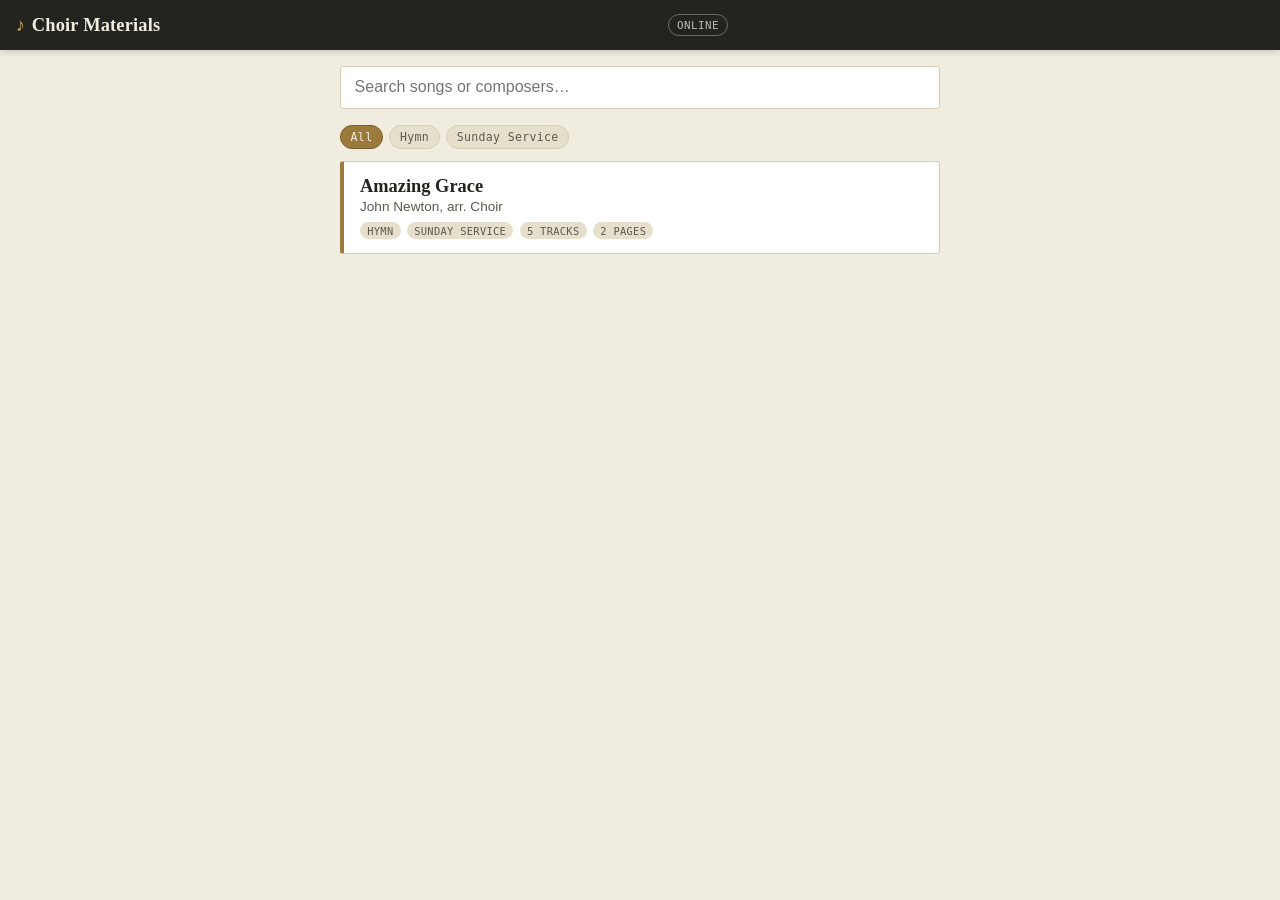
<file: choir-app/index.html>
<!DOCTYPE html>
<html lang="en">
<head>
<meta charset="UTF-8">
<meta name="viewport" content="width=device-width, initial-scale=1, viewport-fit=cover">
<title>Choir Materials</title>
<meta name="theme-color" content="#23241F">
<link rel="manifest" href="manifest.json">
<link rel="apple-touch-icon" href="icons/icon-180.png">
<meta name="apple-mobile-web-app-capable" content="yes">
<meta name="apple-mobile-web-app-status-bar-style" content="black-translucent">
<meta name="apple-mobile-web-app-title" content="Choir">
<link rel="stylesheet" href="css/style.css">
</head>
<body>
<header class="app-header">
  <button class="back-btn" id="back-btn" aria-label="Back" style="display:none">&#8592;</button>
  <div class="brand" id="header-brand"><span class="mark">&#9834;</span> Choir Materials</div>
  <span class="online-pill" id="online-pill">Online</span>
</header>

<main id="app-root"></main>

<script src="js/app.js"></script>
</body>
</html>
</file>
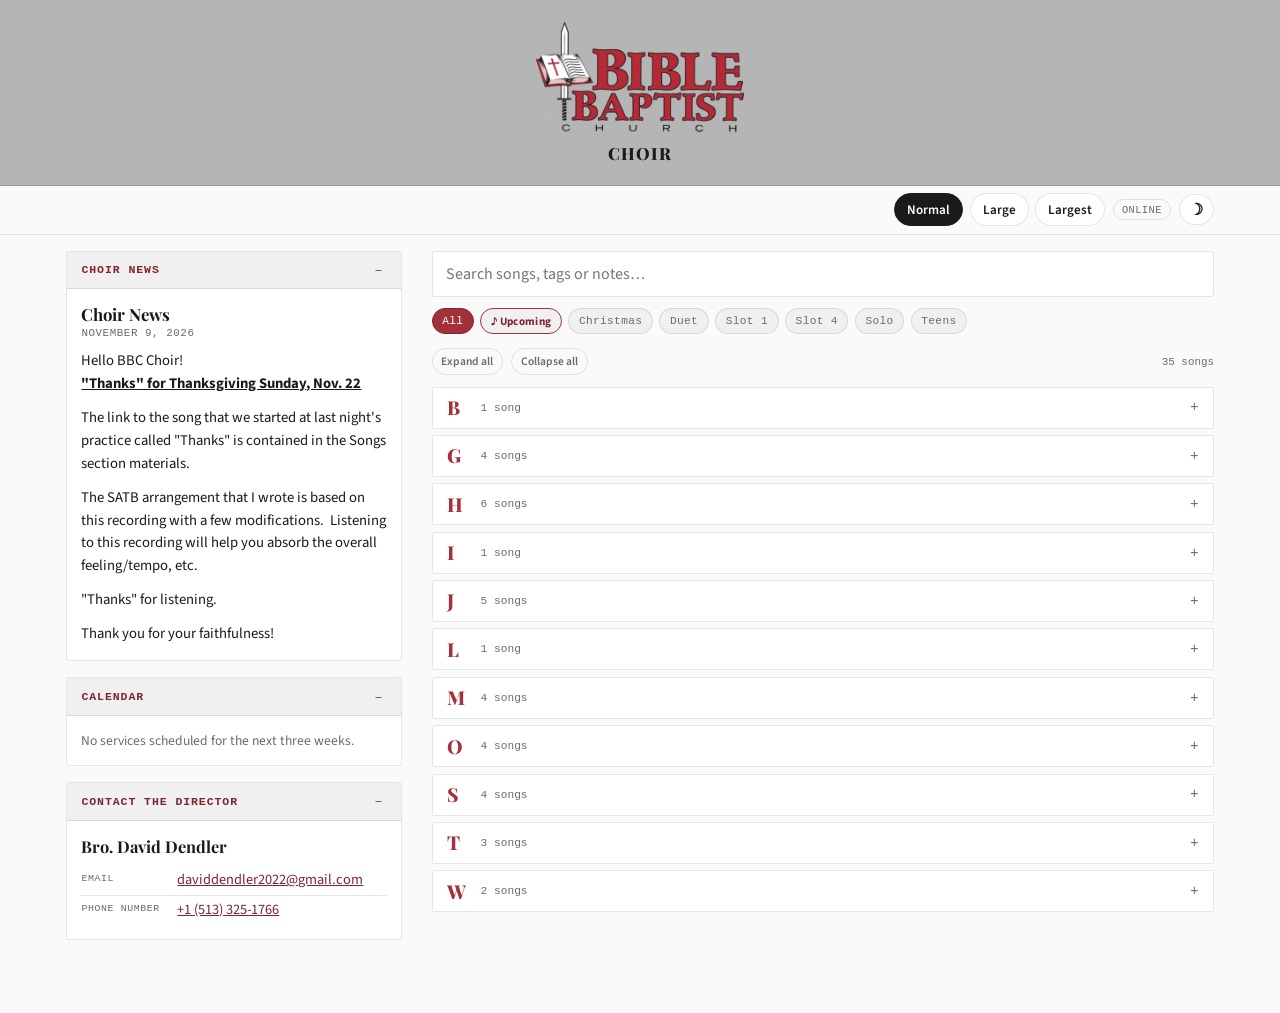
<file: docs/index.html>
<!DOCTYPE html>
<html lang="en">
<head>
<meta charset="UTF-8">
<meta name="viewport" content="width=device-width, initial-scale=1, viewport-fit=cover">
<title>Choir</title>
<meta name="theme-color" content="#B5B5B5">
<link rel="icon" type="image/svg+xml" href="icons/favicon-choir.svg">
<link rel="manifest" href="manifest.json">
<link rel="apple-touch-icon" href="icons/icon-180.png">
<meta name="apple-mobile-web-app-capable" content="yes">
<meta name="apple-mobile-web-app-status-bar-style" content="default">
<meta name="apple-mobile-web-app-title" content="Choir">
<link rel="preconnect" href="https://fonts.googleapis.com">
<link href="https://fonts.googleapis.com/css2?family=Playfair+Display:wght@700;800;900&family=Source+Sans+3:wght@400;500;600;700&display=swap" rel="stylesheet">
<link rel="stylesheet" href="css/style.css">
</head>
<body>

<header class="site">
  <img class="logo-img" src="icons/bbcff-logo.png" alt="Bible Baptist Church of Fort Fairfield logo">
  <h1>Choir</h1>
</header>

<div class="sticky-bar">
  <div class="sticky-bar-inner">
    <button class="bar-btn" id="back-btn" hidden>&larr; All songs</button>
    <button class="bar-btn" id="jump-songs-btn">&#9834; Jump to songs</button>
    <span class="bar-spacer"></span>
    <span class="text-size-group" role="group" aria-label="Text size">
      <button class="bar-btn" id="size-normal-btn">Normal</button>
      <button class="bar-btn" id="size-large-btn">Large</button>
      <button class="bar-btn" id="size-largest-btn">Largest</button>
    </span>
    <span class="online-pill" id="online-pill">Online</span>
    <button class="bar-btn icon-btn" id="theme-btn" aria-label="Toggle dark mode" title="Toggle dark mode">&#9789;</button>
  </div>
</div>

<main id="app-root"></main>

<script src="js/app.js"></script>
</body>
</html>
</file>
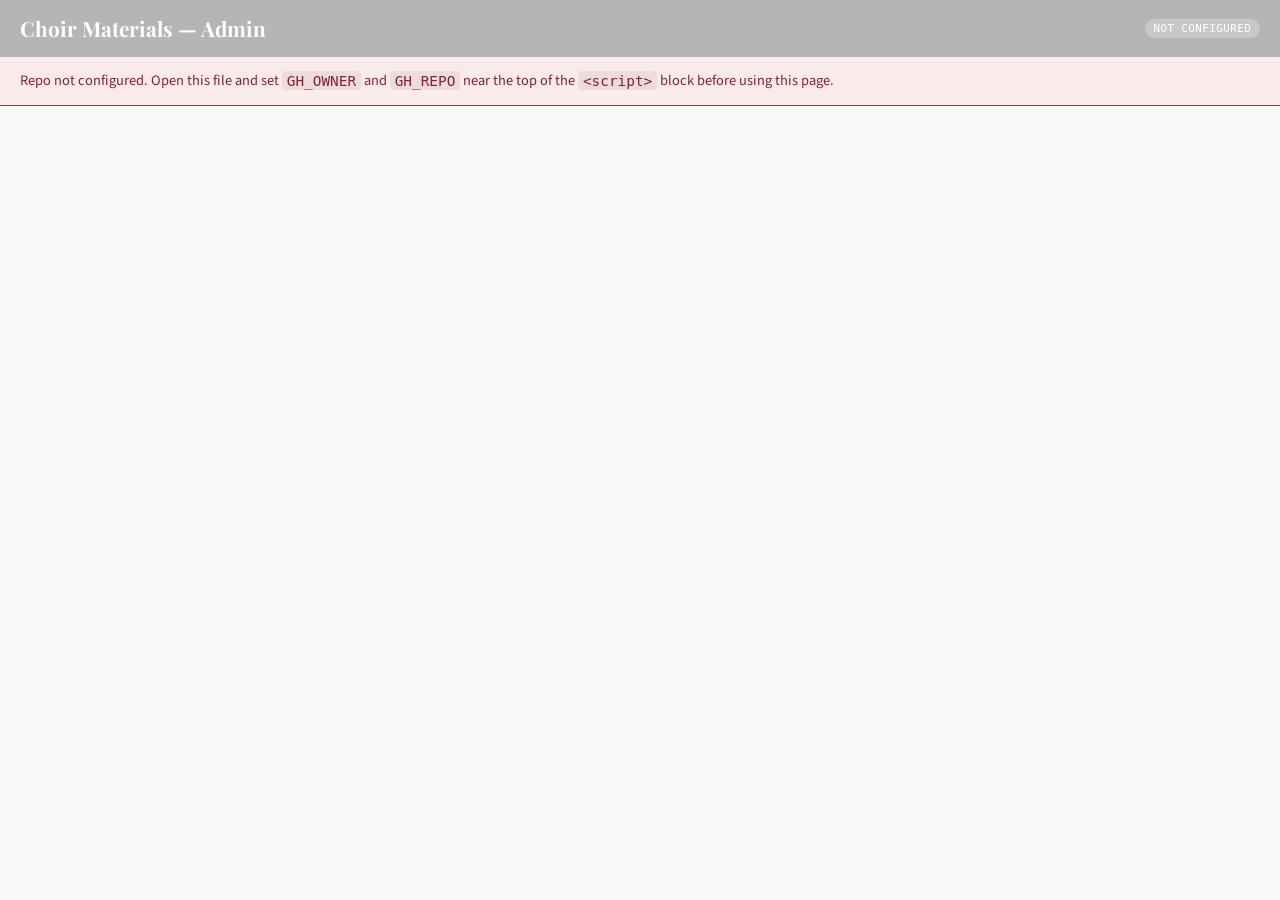
<file: choir-app/choir-admin.html>
<!DOCTYPE html>
<html lang="en">
<head>
<meta charset="UTF-8">
<meta name="viewport" content="width=device-width, initial-scale=1">
<title>Choir Materials — Admin</title>
<link rel="preconnect" href="https://fonts.googleapis.com">
<link href="https://fonts.googleapis.com/css2?family=Playfair+Display:wght@600;700&family=Source+Sans+3:wght@400;600;700&display=swap" rel="stylesheet">
<style>
/* ================================================================
   Config — edit these three lines for your repo, then remove
   this comment. Everything else in the file is generic.
   ================================================================ */
:root {
  --paper: #FAFAFA;
  --red: #A3313B;
  --red-deep: #7E2530;
  --banner-gray: #B5B5B5;
  --offwhite: #F7F7F7;
  --ink: #1A1A1A;
  --slate: #6B6B6B;
  --line: rgba(0,0,0,0.10);
  --ok: #2F6B3A;
  --ok-bg: #E7F3E9;
  --warn-bg: #FBEAEA;
  --font-display: "Playfair Display", Georgia, serif;
  --font-body: "Source Sans 3", -apple-system, BlinkMacSystemFont, "Segoe UI", sans-serif;
  --font-mono: ui-monospace, SFMono-Regular, Menlo, Consolas, monospace;
}

* { box-sizing: border-box; }
html, body { margin: 0; padding: 0; background: var(--paper); color: var(--ink); font-family: var(--font-body); }
body { padding-bottom: 4rem; }
a { color: var(--red-deep); }
button { font-family: inherit; cursor: pointer; }
input, textarea, select { font-family: inherit; }
:focus-visible { outline: 2px solid var(--red-deep); outline-offset: 2px; }

.banner {
  background: var(--banner-gray);
  padding: 0.9rem 1.25rem;
  display: flex;
  align-items: center;
  gap: 0.75rem;
}
.banner h1 {
  font-family: var(--font-display);
  font-size: 1.3rem;
  font-weight: 700;
  color: #fff;
  margin: 0;
  flex: 1;
}
.conn-pill {
  font-family: var(--font-mono);
  font-size: 0.68rem;
  text-transform: uppercase;
  letter-spacing: 0.04em;
  padding: 0.2rem 0.55rem;
  border-radius: 999px;
  background: rgba(255,255,255,0.25);
  color: #fff;
}
.conn-pill.connected { background: var(--ok); }

.config-warning {
  background: var(--warn-bg);
  color: var(--red-deep);
  border-bottom: 1px solid var(--red);
  padding: 0.85rem 1.25rem;
  font-size: 0.9rem;
}
.config-warning code { background: rgba(0,0,0,0.06); padding: 0.1rem 0.3rem; border-radius: 3px; }

.wrap {
  max-width: 780px;
  margin: 0 auto;
  padding: 1.25rem;
}

/* PAT gate */
.gate-card {
  background: #fff;
  border: 1px solid var(--line);
  border-radius: 6px;
  padding: 1.5rem;
  margin-top: 2rem;
}
.gate-card h2 { font-family: var(--font-display); margin-top: 0; }
.gate-card p { color: var(--slate); font-size: 0.92rem; line-height: 1.5; }
.field-row { margin-bottom: 1rem; }
.field-row label {
  display: block;
  font-size: 0.8rem;
  font-weight: 600;
  color: var(--slate);
  margin-bottom: 0.3rem;
  text-transform: uppercase;
  letter-spacing: 0.03em;
}
.field-row input[type="text"],
.field-row input[type="password"],
.field-row input[type="url"],
.field-row textarea,
.field-row select {
  width: 100%;
  padding: 0.55rem 0.7rem;
  border: 1px solid var(--line);
  border-radius: 4px;
  font-size: 0.95rem;
  background: #fff;
  color: var(--ink);
}
.field-row textarea { resize: vertical; min-height: 4rem; }

.btn {
  display: inline-flex;
  align-items: center;
  gap: 0.4rem;
  padding: 0.55rem 1rem;
  border-radius: 4px;
  border: 1px solid var(--red);
  background: var(--red);
  color: #fff;
  font-weight: 600;
  font-size: 0.88rem;
}
.btn:hover { background: var(--red-deep); border-color: var(--red-deep); }
.btn.secondary { background: #fff; color: var(--red-deep); border-color: var(--red); }
.btn.secondary:hover { background: var(--warn-bg); }
.btn.plain { background: none; border-color: var(--line); color: var(--ink); }
.btn.danger { background: #fff; color: var(--red-deep); border-color: var(--red-deep); }
.btn.danger:hover { background: var(--red-deep); color: #fff; }
.btn:disabled { opacity: 0.55; cursor: default; }
.btn.small { padding: 0.35rem 0.7rem; font-size: 0.8rem; }

/* List view */
.toolbar { display: flex; gap: 0.6rem; margin-bottom: 1rem; flex-wrap: wrap; }
.toolbar input[type="search"] {
  flex: 1;
  min-width: 160px;
  padding: 0.55rem 0.7rem;
  border: 1px solid var(--line);
  border-radius: 4px;
  font-size: 0.95rem;
}

.tag-row { display: flex; gap: 0.35rem; flex-wrap: wrap; margin-bottom: 1rem; }
.tag-chip {
  font-family: var(--font-mono);
  font-size: 0.7rem;
  background: var(--offwhite);
  border: 1px solid var(--line);
  color: var(--slate);
  padding: 0.25rem 0.6rem;
  border-radius: 999px;
}
.tag-chip.active { background: var(--red); border-color: var(--red-deep); color: #fff; }

.song-row {
  background: #fff;
  border: 1px solid var(--line);
  border-left: 4px solid var(--banner-gray);
  border-radius: 4px;
  padding: 0.8rem 1rem;
  margin-bottom: 0.55rem;
  display: flex;
  align-items: center;
  gap: 0.75rem;
  cursor: pointer;
}
.song-row:hover { border-left-color: var(--red); }
.song-row .info { flex: 1; }
.song-row .title { font-family: var(--font-display); font-weight: 700; font-size: 1.05rem; }
.song-row .composer { color: var(--slate); font-size: 0.85rem; }
.song-row .counts { font-family: var(--font-mono); font-size: 0.72rem; color: var(--slate); margin-top: 0.2rem; }
.song-row .missing-flag { color: var(--red-deep); font-weight: 600; }

.empty-state { text-align: center; padding: 2.5rem 1rem; color: var(--slate); }
.empty-state .big { font-family: var(--font-display); font-size: 1.2rem; color: var(--ink); margin-bottom: 0.3rem; }

/* Detail view */
.detail-header { display: flex; align-items: center; gap: 0.75rem; margin-bottom: 1.25rem; }
.detail-header h2 { font-family: var(--font-display); margin: 0; flex: 1; }

.section-card {
  background: #fff;
  border: 1px solid var(--line);
  border-radius: 6px;
  padding: 1.1rem 1.2rem;
  margin-bottom: 1rem;
}
.section-card h3 {
  font-family: var(--font-mono);
  font-size: 0.75rem;
  text-transform: uppercase;
  letter-spacing: 0.06em;
  color: var(--red-deep);
  margin: 0 0 0.85rem;
}

.track-slot {
  display: flex;
  align-items: center;
  gap: 0.7rem;
  padding: 0.55rem 0;
  border-bottom: 1px solid var(--line);
}
.track-slot:last-child { border-bottom: none; }
.track-slot .part-name { width: 90px; font-weight: 600; font-size: 0.9rem; flex-shrink: 0; }
.track-slot .status { flex: 1; font-size: 0.82rem; color: var(--slate); }
.track-slot .status.present { color: var(--ok); }
.track-slot .status.uploading { color: var(--red-deep); }
.track-slot input[type="file"] { max-width: 160px; font-size: 0.78rem; }

.sheet-item {
  display: flex;
  align-items: center;
  gap: 0.6rem;
  padding: 0.5rem 0;
  border-bottom: 1px solid var(--line);
}
.sheet-item:last-child { border-bottom: none; }
.sheet-item img { width: 44px; height: 58px; object-fit: cover; border: 1px solid var(--line); border-radius: 3px; }
.sheet-item .label-input { flex: 1; }
.sheet-item .reorder-btns { display: flex; flex-direction: column; gap: 2px; }
.sheet-item .reorder-btns button { padding: 0.1rem 0.4rem; font-size: 0.7rem; }

.link-item { display: flex; gap: 0.5rem; align-items: center; padding: 0.4rem 0; border-bottom: 1px solid var(--line); }
.link-item:last-child { border-bottom: none; }
.link-item input { flex: 1; }

.add-row { margin-top: 0.75rem; padding-top: 0.75rem; border-top: 1px dashed var(--line); }

.save-status { font-size: 0.8rem; color: var(--slate); margin-top: 0.5rem; }

.toast {
  position: fixed;
  bottom: 1.25rem;
  left: 50%;
  transform: translateX(-50%);
  background: var(--ink);
  color: #fff;
  padding: 0.6rem 1.1rem;
  border-radius: 6px;
  font-size: 0.85rem;
  z-index: 100;
  max-width: 90vw;
  box-shadow: 0 4px 14px rgba(0,0,0,0.25);
}
.toast.error { background: var(--red-deep); }

.checkbox-row { display: flex; align-items: center; gap: 0.5rem; font-size: 0.88rem; color: var(--slate); margin: 0.6rem 0; }

.danger-zone { border: 1px solid var(--red-deep); background: var(--warn-bg); }
</style>
</head>
<body>

<div class="banner">
  <h1>Choir Materials — Admin</h1>
  <span class="conn-pill" id="conn-pill">Checking&hellip;</span>
</div>

<div id="config-warning" class="config-warning" style="display:none">
  Repo not configured. Open this file and set <code>GH_OWNER</code> and
  <code>GH_REPO</code> near the top of the <code>&lt;script&gt;</code> block
  before using this page.
</div>

<div class="wrap" id="app-root"></div>

<script>
/* ================================================================
   CONFIG — set these three values for your repo
   ================================================================ */
const GH_OWNER = 'owner';   // <-- your GitHub username or org
const GH_REPO  = 'repo';    // <-- the repo name
const GH_BRANCH = 'main';   // <-- branch to write to

const GH_PLACEHOLDERS = (GH_OWNER === 'owner' || GH_REPO === 'repo');
const PAT_STORAGE_KEY = 'gh_pat_choir_music';
const SONGS_PATH = 'data/songs.json';
const TRACK_PARTS = ['Full Mix', 'Soprano', 'Alto', 'Tenor', 'Bass'];
const GH_API = 'https://api.github.com';

let STATE = {
  songs: [],
  sha: null,
  activeTag: null,
  searchQuery: '',
};

const root = document.getElementById('app-root');
const connPill = document.getElementById('conn-pill');

init();

async function init() {
  if (GH_PLACEHOLDERS) {
    document.getElementById('config-warning').style.display = 'block';
    connPill.textContent = 'Not configured';
    return;
  }

  const token = localStorage.getItem(PAT_STORAGE_KEY);
  if (!token) {
    renderPatGate();
    return;
  }

  connPill.textContent = 'Connecting…';
  try {
    await loadSongs();
    connPill.textContent = 'Connected';
    connPill.classList.add('connected');
    renderList();
  } catch (err) {
    console.error(err);
    connPill.textContent = 'Connection failed';
    renderPatGate(err.message);
  }
}

/* ---------------- PAT gate ---------------- */

function renderPatGate(errorMsg) {
  root.innerHTML = `
    <div class="gate-card">
      <h2>Connect to GitHub</h2>
      <p>Paste a fine-grained personal access token with read/write access to
      <strong>${escapeHtml(GH_OWNER)}/${escapeHtml(GH_REPO)}</strong> (Contents
      permission: Read and write). It's stored only in this browser's local
      storage, never sent anywhere but GitHub.</p>
      ${errorMsg ? `<p style="color:var(--red-deep)">${escapeHtml(errorMsg)}</p>` : ''}
      <div class="field-row">
        <label for="pat-input">Personal access token</label>
        <input type="password" id="pat-input" placeholder="github_pat_..." autocomplete="off">
      </div>
      <button class="btn" id="pat-save-btn">Connect</button>
    </div>`;

  document.getElementById('pat-save-btn').addEventListener('click', async () => {
    const val = document.getElementById('pat-input').value.trim();
    if (!val) return;
    localStorage.setItem(PAT_STORAGE_KEY, val);
    connPill.textContent = 'Connecting…';
    try {
      await loadSongs();
      connPill.textContent = 'Connected';
      connPill.classList.add('connected');
      renderList();
    } catch (err) {
      localStorage.removeItem(PAT_STORAGE_KEY);
      renderPatGate('Could not connect — check the token and repo permissions, then try again.');
    }
  });
}

/* ---------------- GitHub Contents API ---------------- */

function ghHeaders() {
  const token = localStorage.getItem(PAT_STORAGE_KEY);
  return {
    'Authorization': `Bearer ${token}`,
    'Accept': 'application/vnd.github+json',
  };
}

async function ghGetFile(path) {
  const res = await fetch(`${GH_API}/repos/${GH_OWNER}/${GH_REPO}/contents/${path}?ref=${GH_BRANCH}`, {
    headers: ghHeaders(),
  });
  if (res.status === 404) return null;
  if (!res.ok) throw new Error(`GitHub GET ${path} failed (${res.status})`);
  const data = await res.json();
  return { sha: data.sha, content: b64DecodeUnicode(data.content) };
}

async function ghPutText(path, contentStr, message, sha) {
  const body = {
    message,
    content: b64EncodeUnicode(contentStr),
    branch: GH_BRANCH,
  };
  if (sha) body.sha = sha;
  const res = await fetch(`${GH_API}/repos/${GH_OWNER}/${GH_REPO}/contents/${path}`, {
    method: 'PUT',
    headers: { ...ghHeaders(), 'Content-Type': 'application/json' },
    body: JSON.stringify(body),
  });
  if (!res.ok) {
    const err = await res.json().catch(() => ({}));
    throw new Error(`Save failed (${res.status}): ${err.message || 'unknown error'}`);
  }
  return res.json();
}

async function ghPutBase64(path, base64Content, message, sha) {
  const body = { message, content: base64Content, branch: GH_BRANCH };
  if (sha) body.sha = sha;
  const res = await fetch(`${GH_API}/repos/${GH_OWNER}/${GH_REPO}/contents/${path}`, {
    method: 'PUT',
    headers: { ...ghHeaders(), 'Content-Type': 'application/json' },
    body: JSON.stringify(body),
  });
  if (!res.ok) {
    const err = await res.json().catch(() => ({}));
    throw new Error(`Upload failed (${res.status}): ${err.message || 'unknown error'}`);
  }
  return res.json();
}

async function ghDeleteFile(path, sha, message) {
  const res = await fetch(`${GH_API}/repos/${GH_OWNER}/${GH_REPO}/contents/${path}`, {
    method: 'DELETE',
    headers: { ...ghHeaders(), 'Content-Type': 'application/json' },
    body: JSON.stringify({ message, sha, branch: GH_BRANCH }),
  });
  return res.ok;
}

async function loadSongs() {
  const file = await ghGetFile(SONGS_PATH);
  if (!file) {
    STATE.songs = [];
    STATE.sha = null;
    return;
  }
  const parsed = JSON.parse(file.content);
  STATE.songs = parsed.songs || [];
  STATE.sha = file.sha;
}

async function saveSongs(message) {
  const contentStr = JSON.stringify({ songs: STATE.songs }, null, 2) + '\n';
  const result = await ghPutText(SONGS_PATH, contentStr, message, STATE.sha);
  STATE.sha = result.content.sha;
}

/* ---------------- List view ---------------- */

function renderList() {
  const allTags = Array.from(new Set(STATE.songs.flatMap(s => s.tags || []))).sort();
  let filtered = STATE.songs;
  if (STATE.activeTag) filtered = filtered.filter(s => (s.tags || []).includes(STATE.activeTag));
  if (STATE.searchQuery) {
    const q = STATE.searchQuery.toLowerCase();
    filtered = filtered.filter(s => s.title.toLowerCase().includes(q) || (s.composer || '').toLowerCase().includes(q));
  }

  let html = `
    <div class="toolbar">
      <input type="search" id="search-input" placeholder="Search songs or composers…" value="${escapeAttr(STATE.searchQuery)}">
      <button class="btn" id="add-song-btn">+ Add song</button>
    </div>`;

  if (allTags.length) {
    html += `<div class="tag-row">
      <button class="tag-chip ${!STATE.activeTag ? 'active' : ''}" data-tag="">All</button>
      ${allTags.map(t => `<button class="tag-chip ${STATE.activeTag === t ? 'active' : ''}" data-tag="${escapeAttr(t)}">${escapeHtml(t)}</button>`).join('')}
    </div>`;
  }

  if (!filtered.length) {
    html += `<div class="empty-state"><div class="big">No songs</div><div>Add one to get started.</div></div>`;
  } else {
    html += filtered.map(song => `
      <div class="song-row" data-id="${escapeAttr(song.id)}">
        <div class="info">
          <div class="title">${escapeHtml(song.title)}</div>
          ${song.composer ? `<div class="composer">${escapeHtml(song.composer)}</div>` : ''}
          <div class="counts">${(song.tracks || []).length} track(s) &middot; ${(song.sheetMusic || []).length} page(s) &middot; ${(song.links || []).length} link(s)</div>
        </div>
      </div>`).join('');
  }

  root.innerHTML = html;

  document.getElementById('search-input').addEventListener('input', (e) => {
    STATE.searchQuery = e.target.value;
    renderList();
    document.getElementById('search-input').focus();
    const el = document.getElementById('search-input');
    el.selectionStart = el.selectionEnd = el.value.length;
  });
  document.getElementById('add-song-btn').addEventListener('click', () => renderAddSongForm());
  document.querySelectorAll('.tag-chip').forEach(chip => {
    chip.addEventListener('click', () => { STATE.activeTag = chip.dataset.tag || null; renderList(); });
  });
  document.querySelectorAll('.song-row').forEach(row => {
    row.addEventListener('click', () => renderDetail(row.dataset.id));
  });
}

function renderAddSongForm() {
  root.innerHTML = `
    <div class="detail-header">
      <button class="btn plain" id="back-btn">&larr; Back</button>
      <h2>Add song</h2>
    </div>
    <div class="section-card">
      <div class="field-row"><label for="new-title">Title</label><input type="text" id="new-title"></div>
      <div class="field-row"><label for="new-composer">Composer</label><input type="text" id="new-composer"></div>
      <div class="field-row"><label for="new-tags">Tags (comma separated)</label><input type="text" id="new-tags" placeholder="Hymn, Sunday Service"></div>
      <div class="field-row"><label for="new-notes">Notes</label><textarea id="new-notes"></textarea></div>
      <button class="btn" id="create-song-btn">Create song</button>
      <div class="save-status" id="create-status"></div>
    </div>`;

  document.getElementById('back-btn').addEventListener('click', renderList);
  document.getElementById('create-song-btn').addEventListener('click', async () => {
    const title = document.getElementById('new-title').value.trim();
    if (!title) { document.getElementById('create-status').textContent = 'Title is required.'; return; }
    const id = slugify(title);
    if (STATE.songs.some(s => s.id === id)) {
      document.getElementById('create-status').textContent = `A song with id "${id}" already exists — use a different title or edit that song instead.`;
      return;
    }
    const composer = document.getElementById('new-composer').value.trim();
    const tags = document.getElementById('new-tags').value.split(',').map(t => t.trim()).filter(Boolean);
    const notes = document.getElementById('new-notes').value.trim();

    const newSong = { id, title, composer, tags, notes, tracks: [], sheetMusic: [], links: [] };
    STATE.songs.push(newSong);

    const statusEl = document.getElementById('create-status');
    statusEl.textContent = 'Saving…';
    try {
      await saveSongs(`Add song: ${title}`);
      renderDetail(id);
    } catch (err) {
      STATE.songs.pop();
      statusEl.textContent = err.message;
    }
  });
}

/* ---------------- Detail view ---------------- */

function findSong(id) { return STATE.songs.find(s => s.id === id); }

function renderDetail(id) {
  const song = findSong(id);
  if (!song) { renderList(); return; }

  song.tracks = song.tracks || [];
  song.sheetMusic = song.sheetMusic || [];
  song.links = song.links || [];

  root.innerHTML = `
    <div class="detail-header">
      <button class="btn plain" id="back-btn">&larr; Back</button>
      <h2>${escapeHtml(song.title)}</h2>
    </div>

    <div class="section-card">
      <h3>Song info</h3>
      <div class="field-row"><label>Title</label><input type="text" id="edit-title" value="${escapeAttr(song.title)}"></div>
      <div class="field-row"><label>Composer</label><input type="text" id="edit-composer" value="${escapeAttr(song.composer || '')}"></div>
      <div class="field-row"><label>Tags (comma separated)</label><input type="text" id="edit-tags" value="${escapeAttr((song.tags || []).join(', '))}"></div>
      <div class="field-row"><label>Notes</label><textarea id="edit-notes">${escapeHtml(song.notes || '')}</textarea></div>
      <button class="btn" id="save-info-btn">Save info</button>
      <div class="save-status" id="info-status"></div>
    </div>

    <div class="section-card">
      <h3>Practice tracks</h3>
      <div id="tracks-list"></div>
    </div>

    <div class="section-card">
      <h3>Sheet music</h3>
      <div id="sheets-list"></div>
      <div class="add-row">
        <label class="field-row" style="margin-bottom:0.4rem">
          <span style="display:block;font-size:0.8rem;font-weight:600;color:var(--slate);text-transform:uppercase;letter-spacing:0.03em;margin-bottom:0.3rem">Add a page</span>
          <input type="file" id="add-sheet-input" accept="image/*">
        </label>
      </div>
    </div>

    <div class="section-card">
      <h3>Reference links</h3>
      <div id="links-list"></div>
      <div class="add-row">
        <div class="field-row"><label>Label</label><input type="text" id="new-link-label" placeholder="Reference recording"></div>
        <div class="field-row"><label>URL</label><input type="url" id="new-link-url" placeholder="https://"></div>
        <button class="btn secondary small" id="add-link-btn">+ Add link</button>
      </div>
    </div>

    <div class="section-card danger-zone">
      <h3 style="color:var(--red-deep)">Delete song</h3>
      <p style="font-size:0.85rem;color:var(--slate);margin-top:0">Removes this song from the list. Files in the repo are kept by default.</p>
      <label class="checkbox-row"><input type="checkbox" id="delete-files-checkbox"> Also delete this song's audio and image files from the repo</label>
      <button class="btn danger" id="delete-song-btn">Delete song</button>
    </div>
  `;

  document.getElementById('back-btn').addEventListener('click', renderList);
  wireInfoSave(song);
  renderTracks(song);
  renderSheets(song);
  renderLinks(song);
  wireDeleteSong(song);
}

function wireInfoSave(song) {
  document.getElementById('save-info-btn').addEventListener('click', async () => {
    const statusEl = document.getElementById('info-status');
    const prev = { title: song.title, composer: song.composer, tags: song.tags, notes: song.notes };
    song.title = document.getElementById('edit-title').value.trim() || song.title;
    song.composer = document.getElementById('edit-composer').value.trim();
    song.tags = document.getElementById('edit-tags').value.split(',').map(t => t.trim()).filter(Boolean);
    song.notes = document.getElementById('edit-notes').value.trim();
    statusEl.textContent = 'Saving…';
    try {
      await saveSongs(`Update info: ${song.title}`);
      statusEl.textContent = 'Saved.';
    } catch (err) {
      Object.assign(song, prev);
      statusEl.textContent = err.message;
    }
  });
}

/* ---- Tracks ---- */

function renderTracks(song) {
  const listEl = document.getElementById('tracks-list');
  listEl.innerHTML = TRACK_PARTS.map(part => {
    const existing = song.tracks.find(t => t.part === part);
    return `
      <div class="track-slot" data-part="${escapeAttr(part)}">
        <div class="part-name">${escapeHtml(part)}</div>
        <div class="status ${existing ? 'present' : ''}" id="status-${slugify(part)}">${existing ? 'Uploaded' : 'No file'}</div>
        <input type="file" accept="audio/*" data-part="${escapeAttr(part)}" class="track-upload">
        ${existing ? `<button class="btn plain small remove-track-btn" data-part="${escapeAttr(part)}">Remove</button>` : ''}
      </div>`;
  }).join('');

  listEl.querySelectorAll('.track-upload').forEach(input => {
    input.addEventListener('change', (e) => handleTrackUpload(song, input.dataset.part, e.target.files[0]));
  });
  listEl.querySelectorAll('.remove-track-btn').forEach(btn => {
    btn.addEventListener('click', () => handleTrackRemove(song, btn.dataset.part));
  });
}

async function handleTrackUpload(song, part, file) {
  if (!file) return;
  const statusEl = document.getElementById(`status-${slugify(part)}`);
  statusEl.textContent = 'Uploading…';
  statusEl.classList.add('uploading');
  try {
    const base64 = await fileToBase64(file);
    const ext = (file.name.split('.').pop() || 'mp3').toLowerCase();
    const path = `audio/${song.id}/${slugify(part)}.${ext}`;

    const existingFile = await ghGetFile(path).catch(() => null);
    await ghPutBase64(path, base64, `Upload ${part} track: ${song.title}`, existingFile ? existingFile.sha : undefined);

    const trackIndex = song.tracks.findIndex(t => t.part === part);
    const trackEntry = { part, file: path };
    if (trackIndex >= 0) song.tracks[trackIndex] = trackEntry;
    else song.tracks.push(trackEntry);

    await saveSongs(`Update tracks: ${song.title}`);
    renderTracks(song);
  } catch (err) {
    statusEl.textContent = err.message;
    statusEl.classList.remove('uploading');
  }
}

async function handleTrackRemove(song, part) {
  if (!confirm(`Remove the ${part} track? This deletes the entry, not the file in the repo.`)) return;
  song.tracks = song.tracks.filter(t => t.part !== part);
  try {
    await saveSongs(`Remove track: ${part} — ${song.title}`);
    renderTracks(song);
  } catch (err) {
    showToast(err.message, true);
  }
}

/* ---- Sheet music ---- */

function renderSheets(song) {
  const listEl = document.getElementById('sheets-list');
  if (!song.sheetMusic.length) {
    listEl.innerHTML = `<div style="color:var(--slate);font-size:0.88rem">No pages yet.</div>`;
  } else {
    listEl.innerHTML = song.sheetMusic.map((s, i) => `
      <div class="sheet-item" data-index="${i}">
        <img src="https://raw.githubusercontent.com/${GH_OWNER}/${GH_REPO}/${GH_BRANCH}/${s.file}" alt="">
        <input type="text" class="label-input sheet-label-input" value="${escapeAttr(s.label || '')}" placeholder="Label">
        <div class="reorder-btns">
          <button class="btn plain sheet-up" ${i === 0 ? 'disabled' : ''}>&uarr;</button>
          <button class="btn plain sheet-down" ${i === song.sheetMusic.length - 1 ? 'disabled' : ''}>&darr;</button>
        </div>
        <button class="btn plain small sheet-remove">Remove</button>
      </div>`).join('');
  }

  listEl.querySelectorAll('.sheet-label-input').forEach((input, i) => {
    input.addEventListener('change', async () => {
      song.sheetMusic[i].label = input.value.trim();
      try { await saveSongs(`Update sheet label: ${song.title}`); }
      catch (err) { showToast(err.message, true); }
    });
  });
  listEl.querySelectorAll('.sheet-up').forEach((btn, i) => {
    btn.addEventListener('click', () => moveSheet(song, i, i - 1));
  });
  listEl.querySelectorAll('.sheet-down').forEach((btn, i) => {
    btn.addEventListener('click', () => moveSheet(song, i, i + 1));
  });
  listEl.querySelectorAll('.sheet-remove').forEach((btn, i) => {
    btn.addEventListener('click', () => removeSheet(song, i));
  });

  document.getElementById('add-sheet-input').onchange = (e) => handleSheetUpload(song, e.target.files[0]);
}

async function moveSheet(song, from, to) {
  if (to < 0 || to >= song.sheetMusic.length) return;
  const [item] = song.sheetMusic.splice(from, 1);
  song.sheetMusic.splice(to, 0, item);
  try {
    await saveSongs(`Reorder sheet music: ${song.title}`);
    renderSheets(song);
  } catch (err) { showToast(err.message, true); }
}

async function removeSheet(song, index) {
  if (!confirm('Remove this page? This deletes the entry, not the file in the repo.')) return;
  song.sheetMusic.splice(index, 1);
  try {
    await saveSongs(`Remove sheet page: ${song.title}`);
    renderSheets(song);
  } catch (err) { showToast(err.message, true); }
}

async function handleSheetUpload(song, file) {
  if (!file) return;
  const input = document.getElementById('add-sheet-input');
  input.disabled = true;
  try {
    const base64 = await fileToBase64(file);
    const ext = (file.name.split('.').pop() || 'jpg').toLowerCase();
    const pageNum = song.sheetMusic.length + 1;
    const path = `images/${song.id}/page-${pageNum}-${Date.now()}.${ext}`;

    await ghPutBase64(path, base64, `Add sheet music page: ${song.title}`);
    song.sheetMusic.push({ label: `Page ${pageNum}`, file: path });
    await saveSongs(`Add sheet music page: ${song.title}`);
    renderSheets(song);
  } catch (err) {
    showToast(err.message, true);
  } finally {
    input.disabled = false;
  }
}

/* ---- Links ---- */

function renderLinks(song) {
  const listEl = document.getElementById('links-list');
  if (!song.links.length) {
    listEl.innerHTML = `<div style="color:var(--slate);font-size:0.88rem">No links yet.</div>`;
  } else {
    listEl.innerHTML = song.links.map((l, i) => `
      <div class="link-item" data-index="${i}">
        <input type="text" class="link-label-input" value="${escapeAttr(l.label || '')}" placeholder="Label">
        <input type="url" class="link-url-input" value="${escapeAttr(l.url || '')}" placeholder="https://">
        <button class="btn plain small link-remove">Remove</button>
      </div>`).join('');
  }

  listEl.querySelectorAll('.link-item').forEach((row, i) => {
    row.querySelector('.link-label-input').addEventListener('change', () => saveLinkEdit(song, i));
    row.querySelector('.link-url-input').addEventListener('change', () => saveLinkEdit(song, i));
    row.querySelector('.link-remove').addEventListener('click', () => removeLink(song, i));
  });

  document.getElementById('add-link-btn').onclick = () => addLink(song);
}

async function saveLinkEdit(song, i) {
  const row = document.querySelectorAll('.link-item')[i];
  song.links[i].label = row.querySelector('.link-label-input').value.trim();
  song.links[i].url = row.querySelector('.link-url-input').value.trim();
  try { await saveSongs(`Update link: ${song.title}`); }
  catch (err) { showToast(err.message, true); }
}

async function removeLink(song, i) {
  song.links.splice(i, 1);
  try { await saveSongs(`Remove link: ${song.title}`); renderLinks(song); }
  catch (err) { showToast(err.message, true); }
}

async function addLink(song) {
  const label = document.getElementById('new-link-label').value.trim();
  const url = document.getElementById('new-link-url').value.trim();
  if (!url) return;
  song.links.push({ label: label || url, url });
  try {
    await saveSongs(`Add link: ${song.title}`);
    document.getElementById('new-link-label').value = '';
    document.getElementById('new-link-url').value = '';
    renderLinks(song);
  } catch (err) { showToast(err.message, true); }
}

/* ---- Delete song ---- */

function wireDeleteSong(song) {
  document.getElementById('delete-song-btn').addEventListener('click', async () => {
    if (!confirm(`Delete "${song.title}"? This cannot be undone from here.`)) return;
    const deleteFiles = document.getElementById('delete-files-checkbox').checked;

    STATE.songs = STATE.songs.filter(s => s.id !== song.id);
    try {
      await saveSongs(`Delete song: ${song.title}`);
      if (deleteFiles) {
        await deleteSongFiles(song);
      }
      renderList();
    } catch (err) {
      STATE.songs.push(song);
      showToast(err.message, true);
    }
  });
}

async function deleteSongFiles(song) {
  const paths = [
    ...song.tracks.map(t => t.file),
    ...song.sheetMusic.map(s => s.file),
  ];
  for (const path of paths) {
    try {
      const file = await ghGetFile(path);
      if (file) await ghDeleteFile(path, file.sha, `Delete file for removed song: ${song.title}`);
    } catch (err) {
      console.error('Could not delete', path, err);
    }
  }
}

/* ---------------- Utilities ---------------- */

function slugify(str) {
  return String(str).toLowerCase().trim().replace(/[^a-z0-9]+/g, '-').replace(/^-+|-+$/g, '');
}

function fileToBase64(file) {
  return new Promise((resolve, reject) => {
    const reader = new FileReader();
    reader.onload = () => resolve(reader.result.split(',')[1]);
    reader.onerror = reject;
    reader.readAsDataURL(file);
  });
}

function b64EncodeUnicode(str) {
  const bytes = new TextEncoder().encode(str);
  let binary = '';
  bytes.forEach(b => binary += String.fromCharCode(b));
  return btoa(binary);
}

function b64DecodeUnicode(b64) {
  const binary = atob(b64.replace(/\n/g, ''));
  const bytes = new Uint8Array([...binary].map(c => c.charCodeAt(0)));
  return new TextDecoder().decode(bytes);
}

function escapeHtml(str) {
  return String(str).replace(/[&<>"']/g, ch => ({ '&':'&amp;','<':'&lt;','>':'&gt;','"':'&quot;',"'":'&#39;' }[ch]));
}
function escapeAttr(str) { return escapeHtml(str); }

function showToast(msg, isError) {
  const toast = document.createElement('div');
  toast.className = 'toast' + (isError ? ' error' : '');
  toast.textContent = msg;
  document.body.appendChild(toast);
  setTimeout(() => toast.remove(), 3500);
}
</script>
</body>
</html>
</file>
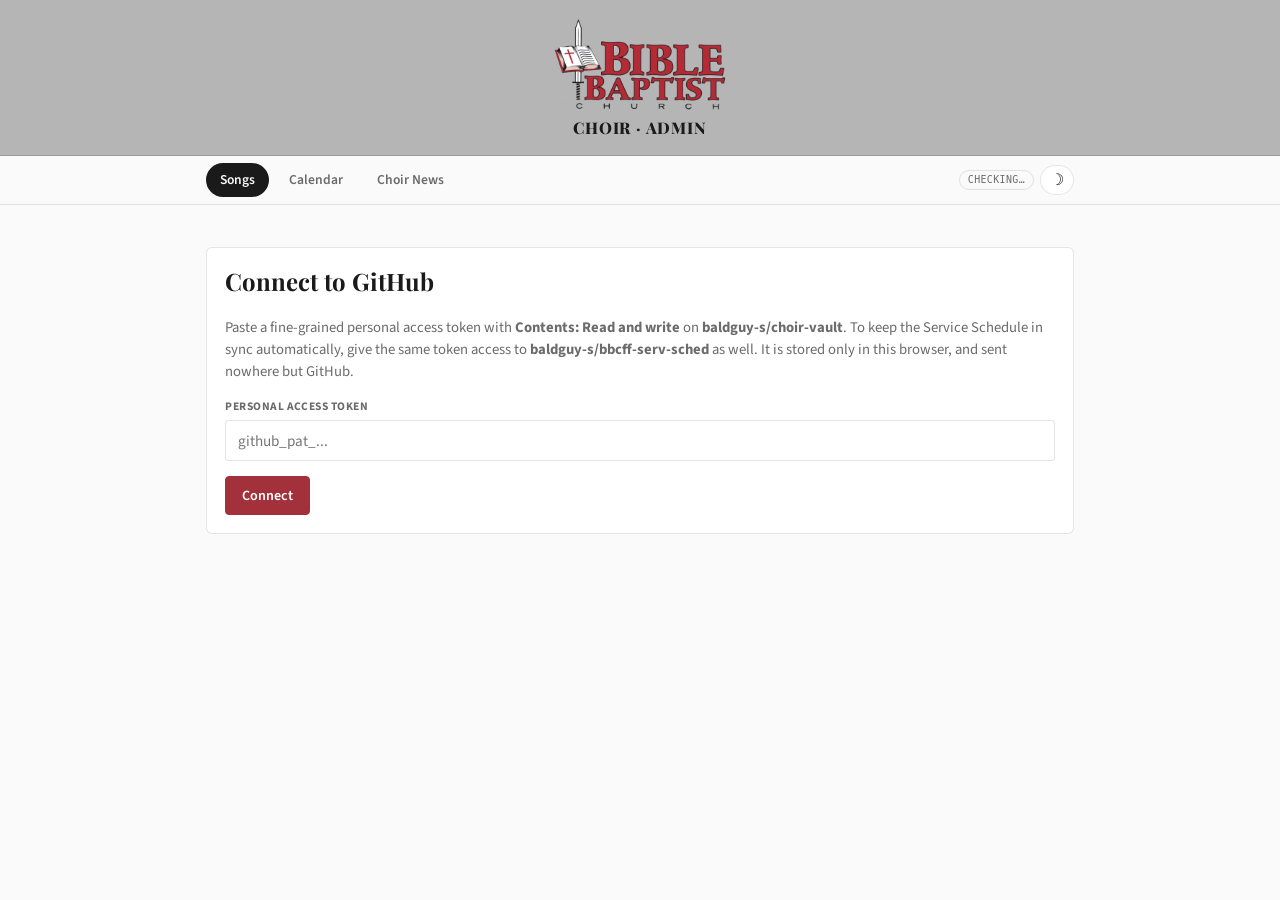
<file: docs/choir-admin.html>
<!DOCTYPE html>
<html lang="en">
<head>
<meta charset="UTF-8">
<meta name="viewport" content="width=device-width, initial-scale=1, viewport-fit=cover">
<title>Choir — Admin</title>
<meta name="theme-color" content="#B5B5B5">
<link rel="icon" type="image/svg+xml" href="icons/favicon-choir-admin.svg">
<link rel="preconnect" href="https://fonts.googleapis.com">
<link href="https://fonts.googleapis.com/css2?family=Playfair+Display:wght@700;800;900&family=Source+Sans+3:wght@400;500;600;700&display=swap" rel="stylesheet">
<style>
:root {
  --paper: #FAFAFA;
  --paper-dim: #F0F0F0;
  --card: #FFFFFF;
  --line: rgba(0,0,0,0.10);
  --ink: #1A1A1A;
  --slate: #6B6B6B;
  --red: #A3313B;
  --red-deep: #7E2530;
  --banner-gray: #B5B5B5;
  /* Banner keeps these in dark mode: the logo's dark "CHURCH" lettering is part
     of the image and vanishes against a dark banner. */
  --banner-bg: #B5B5B5;
  --banner-fg: #1A1A1A;
  --banner-fg-soft: #3A3A3A;
  --ok: #2F6B3A;
  --ok-bg: #E7F3E9;
  --warn-bg: #FBEAEA;
  --radius: 4px;
  --font-display: "Playfair Display", Georgia, serif;
  --font-body: "Source Sans 3", -apple-system, BlinkMacSystemFont, "Segoe UI", sans-serif;
  --font-mono: ui-monospace, SFMono-Regular, Menlo, Consolas, monospace;
}

/* Declared on <html>, not <body>: html paints the page canvas from var(--paper)
   and cannot see a variable defined on its own child, so tokens on body left the
   canvas light and split the page into two colours. */
:root.dark-mode {
  --paper: #17181A;
  --paper-dim: #232426;
  --card: #1F2022;
  --line: rgba(255,255,255,0.12);
  --ink: #F0EFEC;
  --slate: #A3A3A3;
  --red: #C6505C;
  --red-deep: #E08691;
  --banner-gray: #4A4A4A;
  --ok: #8FC79B;
  --ok-bg: #25381F;
  --warn-bg: #3A2323;
}

* { box-sizing: border-box; }
html { font-size: 16px; }
html, body { margin: 0; padding: 0; background: var(--paper); color: var(--ink); font-family: var(--font-body); -webkit-font-smoothing: antialiased; }
/* Fills the viewport even when the page is shorter than the window. */
html { min-height: 100%; }
body { padding-bottom: 4rem; }
a { color: var(--red-deep); }
button { font-family: inherit; cursor: pointer; }
input, textarea, select { font-family: inherit; }
:focus-visible { outline: 2px solid var(--red-deep); outline-offset: 2px; }

/* ---------- Banner (matches the public app + Service Schedule) ---------- */

header.site {
  background: var(--banner-bg);
  color: var(--banner-fg);
  padding: 18px 18px 14px;
  text-align: center;
  border-bottom: 1px solid rgba(0,0,0,0.15);
}
header.site img.logo-img { max-width: 180px; width: 55%; height: auto; display: block; margin: 0 auto 6px; }
header.site h1 {
  font-family: var(--font-display);
  font-weight: 800; font-size: 1rem;
  margin: 2px 0 3px; letter-spacing: .05em; text-transform: uppercase;
  color: var(--banner-fg);
}
header.site p { margin: 0; font-size: .72rem; letter-spacing: .13em; text-transform: uppercase; color: var(--banner-fg-soft); }

.sticky-bar { position: sticky; top: 0; z-index: 30; background: var(--paper); border-bottom: 1px solid var(--line); }
.sticky-bar-inner { max-width: 900px; margin: 0 auto; padding: .45rem 1rem; display: flex; align-items: center; gap: .4rem; flex-wrap: wrap; }
.bar-spacer { flex: 1; }

.tab-btn {
  background: none; border: 1px solid transparent; color: var(--slate);
  font-size: .85rem; font-weight: 600; padding: .4rem .8rem; border-radius: 999px;
}
.tab-btn.active { background: var(--ink); color: var(--paper); }
.tab-btn:hover { color: var(--red-deep); }

.conn-pill {
  font-family: var(--font-mono); font-size: .62rem; text-transform: uppercase;
  letter-spacing: .04em; padding: .2rem .5rem; border-radius: 999px;
  border: 1px solid var(--line); color: var(--slate);
}
.conn-pill.connected { background: var(--ok); border-color: var(--ok); color: #fff; }
.conn-pill.bad { border-color: var(--red-deep); color: var(--red-deep); }

.icon-btn { background: var(--card); border: 1px solid var(--line); color: var(--ink); padding: .35rem .55rem; border-radius: 999px; font-size: 1rem; line-height: 1; }

.config-warning { background: var(--warn-bg); color: var(--red-deep); border-bottom: 1px solid var(--red); padding: .85rem 1.25rem; font-size: .9rem; }
.config-warning code { background: rgba(0,0,0,0.06); padding: .1rem .3rem; border-radius: 3px; }

.wrap { max-width: 900px; margin: 0 auto; padding: 1.1rem 1rem 1rem; }

/* ---------- Cards + fields ---------- */

.gate-card, .section-card {
  background: var(--card); border: 1px solid var(--line);
  border-radius: 6px; padding: 1.1rem 1.15rem; margin-bottom: 1rem;
}
.gate-card { margin-top: 1.5rem; }
.gate-card h2 { font-family: var(--font-display); margin-top: 0; }
.gate-card p { color: var(--slate); font-size: .92rem; line-height: 1.5; }

.section-card h3 {
  font-family: var(--font-mono); font-size: .72rem; text-transform: uppercase;
  letter-spacing: .06em; color: var(--red-deep); margin: 0 0 .85rem;
  display: flex; align-items: center; gap: .5rem; flex-wrap: wrap;
}
.section-card h3 .h3-note { font-family: var(--font-body); text-transform: none; letter-spacing: 0; color: var(--slate); font-weight: 400; font-size: .78rem; }

.field-row { margin-bottom: .9rem; }
.field-row label, .field-label {
  display: block; font-size: .72rem; font-weight: 700; color: var(--slate);
  margin-bottom: .3rem; text-transform: uppercase; letter-spacing: .04em;
}
.field-row input[type="text"], .field-row input[type="password"], .field-row input[type="url"],
.field-row input[type="date"], .field-row textarea, .field-row select,
.inline-input, .inline-select {
  width: 100%; padding: .55rem .7rem; border: 1px solid var(--line);
  border-radius: var(--radius); font-size: .95rem; background: var(--card); color: var(--ink);
}
.field-row textarea { resize: vertical; min-height: 4rem; }
.field-row textarea.lyrics-input { min-height: 11rem; font-size: .9rem; line-height: 1.55; }
.field-hint { font-size: .78rem; color: var(--slate); margin-top: .3rem; line-height: 1.45; }

.btn {
  display: inline-flex; align-items: center; gap: .4rem;
  padding: .55rem 1rem; border-radius: var(--radius);
  border: 1px solid var(--red); background: var(--red); color: #fff;
  font-weight: 600; font-size: .88rem;
}
.btn:hover { background: var(--red-deep); border-color: var(--red-deep); }
.btn.secondary { background: var(--card); color: var(--red-deep); border-color: var(--red); }
.btn.secondary:hover { background: var(--warn-bg); }
.btn.plain { background: var(--card); border-color: var(--line); color: var(--ink); }
.btn.plain:hover { border-color: var(--red); color: var(--red-deep); background: var(--card); }
.btn.danger { background: var(--card); color: var(--red-deep); border-color: var(--red-deep); }
.btn.danger:hover { background: var(--red-deep); color: #fff; }
.btn:disabled { opacity: .55; cursor: default; }
.btn.small { padding: .35rem .65rem; font-size: .78rem; }
.btn.tiny { padding: .2rem .45rem; font-size: .7rem; font-family: var(--font-mono); }

.btn-row { display: flex; gap: .5rem; flex-wrap: wrap; align-items: center; }

/* ---------- Songs list ---------- */

.toolbar { display: flex; gap: .5rem; margin-bottom: .9rem; flex-wrap: wrap; }
.toolbar input[type="search"] {
  flex: 1; min-width: 150px; padding: .55rem .7rem;
  border: 1px solid var(--line); border-radius: var(--radius);
  font-size: .95rem; background: var(--card); color: var(--ink);
}

.tag-row { display: flex; gap: .35rem; flex-wrap: wrap; margin-bottom: 1rem; }
.tag-chip {
  font-family: var(--font-mono); font-size: .68rem; background: var(--paper-dim);
  border: 1px solid var(--line); color: var(--slate); padding: .25rem .6rem; border-radius: 999px;
}
.tag-chip.active { background: var(--red); border-color: var(--red-deep); color: #fff; }
.tag-chip.upcoming-chip { font-family: var(--font-body); font-weight: 700; border-color: var(--red); color: var(--red-deep); }
.tag-chip.upcoming-chip.active { color: #fff; }

/* A–Z groups, matching the public app so the two lists behave the same way */
.list-tools { display: flex; align-items: center; gap: .5rem; margin-bottom: .7rem; flex-wrap: wrap; }
.list-tools .count { font-family: var(--font-mono); font-size: .68rem; color: var(--slate); margin-left: auto; }

.mini-btn {
  background: none; border: 1px solid var(--line); color: var(--slate);
  font-size: .72rem; font-weight: 600; padding: .25rem .55rem; border-radius: 999px;
}
.mini-btn:hover { color: var(--red-deep); border-color: var(--red); }

.letter-groups { display: flex; flex-direction: column; gap: .4rem; }

.letter-group { border: 1px solid var(--line); border-radius: var(--radius); background: var(--card); overflow: hidden; }

.letter-head {
  width: 100%; display: flex; align-items: center; gap: .7rem;
  background: var(--card); border: none; padding: .6rem .9rem; text-align: left; color: var(--ink);
}
.letter-head:hover { background: var(--paper-dim); }
.letter-head .letter { font-family: var(--font-display); font-weight: 800; font-size: 1.2rem; line-height: 1; color: var(--red); width: 1.4rem; }
.letter-head .letter-count { font-family: var(--font-mono); font-size: .7rem; color: var(--slate); flex: 1; }
.letter-head .twisty { font-family: var(--font-mono); font-size: .9rem; color: var(--slate); line-height: 1; }

.letter-group.collapsed .letter-body { display: none; }
.letter-body { border-top: 1px solid var(--line); padding: .4rem; }
.letter-body .song-row:last-child { margin-bottom: 0; }

.song-row {
  background: var(--card); border: 1px solid var(--line); border-left: 4px solid var(--banner-gray);
  border-radius: var(--radius); padding: .75rem .9rem; margin-bottom: .5rem;
  display: flex; align-items: center; gap: .7rem; cursor: pointer;
}
.song-row:hover { border-left-color: var(--red); }
.song-row .info { flex: 1; min-width: 0; }
.song-row .title { font-family: var(--font-display); font-weight: 700; font-size: 1.02rem; display: flex; align-items: center; gap: .4rem; flex-wrap: wrap; }
.song-row .counts { font-family: var(--font-mono); font-size: .68rem; color: var(--slate); margin-top: .2rem; }
.song-row .chev { color: var(--slate); font-size: 1.1rem; }

.pre-badge {
  font-family: var(--font-mono); font-size: .58rem; font-weight: 700; text-transform: uppercase;
  letter-spacing: .05em; color: #fff; background: var(--slate); padding: .12rem .4rem; border-radius: 999px;
}

.empty-state { text-align: center; padding: 2.2rem 1rem; color: var(--slate); }
.empty-state .big { font-family: var(--font-display); font-size: 1.15rem; color: var(--ink); margin-bottom: .3rem; }

/* ---------- Detail ---------- */

/* Sticks below the tab bar so Back and the song title stay reachable while
   scrolling a long song. --admin-bar-h is measured in JS because the tab bar
   wraps to two rows on narrow screens. */
.detail-header {
  position: sticky;
  top: var(--admin-bar-h, 3rem);
  z-index: 20;
  display: flex;
  align-items: center;
  gap: .7rem;
  flex-wrap: nowrap;
  background: var(--paper);
  border-bottom: 1px solid var(--line);
  margin: -1.1rem -1rem 1.1rem;   /* bleed past .wrap padding so nothing shows behind */
  padding: .7rem 1rem;
}
.detail-header h2 {
  font-family: var(--font-display);
  margin: 0; flex: 1; min-width: 0; font-size: 1.15rem;
  white-space: nowrap; overflow: hidden; text-overflow: ellipsis;
}
.detail-header .btn { flex-shrink: 0; }

/* ---------- Track / sheet / link rows ---------- */

.item-row {
  display: grid; gap: .5rem; align-items: center;
  padding: .6rem 0; border-bottom: 1px solid var(--line);
  grid-template-columns: 1fr;
}
.item-row:last-of-type { border-bottom: none; }

.item-row .row-meta { font-family: var(--font-mono); font-size: .66rem; color: var(--slate); word-break: break-all; }
.item-row .row-actions { display: flex; gap: .3rem; align-items: center; flex-wrap: wrap; }
.reorder-btns { display: flex; gap: .2rem; }

@media (min-width: 620px) {
  .track-row { grid-template-columns: auto minmax(0,1fr) minmax(0,1.1fr) auto; }
  .sheet-row { grid-template-columns: auto minmax(0,1fr) minmax(0,1fr) auto; }
  .link-row  { grid-template-columns: minmax(0,1fr) minmax(0,1.3fr) auto; }
  .dir-row   { grid-template-columns: auto minmax(0,1fr) minmax(0,1.4fr) 6.5rem auto; }
  .cal-song-row { grid-template-columns: auto minmax(0,1fr) 6rem minmax(0,1fr) auto; }
}

.replace-input { font-size: .72rem; max-width: 100%; color: var(--slate); }
/* Sheet music names are derived from the file name, so they read as text, not an input */
.sheet-name { font-weight: 600; font-size: .92rem; word-break: break-word; }

.add-block { margin-top: .9rem; padding-top: .9rem; border-top: 1px dashed var(--line); }

.preset-row { display: flex; gap: .3rem; flex-wrap: wrap; margin-bottom: .6rem; align-items: center; }
.preset-chip {
  font-family: var(--font-mono); font-size: .68rem; background: var(--paper-dim);
  border: 1px solid var(--line); color: var(--ink); padding: .25rem .6rem; border-radius: 999px;
}
.preset-chip:hover { background: var(--red); border-color: var(--red-deep); color: #fff; }

.save-status { font-size: .78rem; color: var(--slate); margin-top: .5rem; min-height: 1.1em; }
.save-status.ok { color: var(--ok); }
.save-status.err { color: var(--red-deep); }

.checkbox-row { display: flex; align-items: flex-start; gap: .5rem; font-size: .88rem; color: var(--ink); margin: .6rem 0; }
.checkbox-row input { margin-top: .2rem; flex-shrink: 0; }
.checkbox-row .cb-note { display: block; font-size: .78rem; color: var(--slate); }

.danger-zone { border-color: var(--red-deep); background: var(--warn-bg); }
.danger-zone h3 { color: var(--red-deep); }

/* ---------- Calendar editor ---------- */

.svc-card {
  background: var(--card); border: 1px solid var(--line);
  border-left: 4px solid var(--red); border-radius: var(--radius);
  padding: .8rem .9rem; margin-bottom: .8rem;
}
.svc-head { display: flex; gap: .5rem; align-items: center; flex-wrap: wrap; margin-bottom: .5rem; }
.svc-title { font-family: var(--font-display); font-weight: 700; font-size: 1.02rem; flex: 1; min-width: 9rem; }
.svc-past { font-family: var(--font-mono); font-size: .58rem; text-transform: uppercase; letter-spacing: .05em; color: #fff; background: var(--slate); padding: .12rem .4rem; border-radius: 999px; }
.svc-edit-row { display: grid; gap: .5rem; grid-template-columns: 1fr; margin-bottom: .6rem; }
@media (min-width: 620px) { .svc-edit-row { grid-template-columns: minmax(0,1fr) minmax(0,1fr); } }

.tbd-note { font-size: .85rem; color: var(--slate); font-style: italic; padding: .3rem 0; }

/* ---------- News editor ---------- */

.paste-box {
  min-height: 11rem; max-height: 26rem; overflow-y: auto;
  border: 1px solid var(--line); border-radius: var(--radius);
  padding: .7rem .8rem; background: var(--card); color: var(--ink);
  font-size: .93rem; line-height: 1.55;
}
.paste-box:empty::before { content: attr(data-placeholder); color: var(--slate); }
.paste-box p { margin: 0 0 .7rem; }
.paste-box ul, .paste-box ol { margin: 0 0 .7rem; padding-left: 1.3rem; }
.paste-box h3, .paste-box h4 { font-family: var(--font-display); font-size: 1rem; margin: .8rem 0 .3rem; }
.paste-box blockquote { margin: 0 0 .7rem; padding-left: .8rem; border-left: 3px solid var(--line); color: var(--slate); }

/* ---------- Sync card ---------- */

.sync-card { border-color: var(--line); }
.sync-log { font-family: var(--font-mono); font-size: .7rem; color: var(--slate); line-height: 1.6; margin-top: .5rem; white-space: pre-wrap; }

/* ---------- Toast ---------- */

.toast {
  position: fixed; bottom: 1.25rem; left: 50%; transform: translateX(-50%);
  background: var(--ink); color: var(--paper); padding: .6rem 1.05rem;
  border-radius: 6px; font-size: .85rem; z-index: 100; max-width: 92vw;
  box-shadow: 0 4px 14px rgba(0,0,0,0.25);
}
.toast.error { background: var(--red-deep); color: #fff; }
</style>
</head>
<body>

<header class="site">
  <img class="logo-img" src="icons/bbcff-logo.png" alt="Bible Baptist Church of Fort Fairfield logo">
  <h1>Choir &middot; Admin</h1>
</header>

<div class="sticky-bar">
  <div class="sticky-bar-inner">
    <button class="tab-btn" data-tab="songs">Songs</button>
    <button class="tab-btn" data-tab="calendar">Calendar</button>
    <button class="tab-btn" data-tab="news">Choir News</button>
    <span class="bar-spacer"></span>
    <span class="conn-pill" id="conn-pill">Checking&hellip;</span>
    <button class="icon-btn" id="theme-btn" aria-label="Toggle dark mode" title="Toggle dark mode">&#9789;</button>
  </div>
</div>

<div id="config-warning" class="config-warning" style="display:none">
  Repo not configured. Open this file and set <code>GH_OWNER</code> and
  <code>GH_REPO</code> near the top of the <code>&lt;script&gt;</code> block before using this page.
</div>

<div class="wrap" id="app-root"></div>

<script>
/* ================================================================
   CONFIG
   ================================================================ */
const GH_OWNER  = 'baldguy-s';
const GH_REPO   = 'choir-vault';
const GH_BRANCH = 'main';

const SONGS_PATH    = 'docs/data/songs.json';
const CALENDAR_PATH = 'docs/data/calendar.json';

/* Standard voice-part names, offered as quick-picks. Any custom name is allowed. */
const TRACK_PARTS = ['Demo', 'Soprano', 'Alto', 'Tenor', 'Bass'];

const PAT_STORAGE_KEY = 'gh_pat_choir_music';
const GH_API = 'https://api.github.com';

/* --- Service Schedule repo: this app is the source of truth for choir slot/solo --- */
const SCHED_OWNER  = 'baldguy-s';
const SCHED_REPO   = 'bbcff-serv-sched';
const SCHED_BRANCH = 'main';
const SCHED_PATH   = 'schedule-data.json';
const SCHED_PAT_KEY = 'gh_pat_sched_sync';   /* optional; falls back to the main token */

/* Only Sunday services carry a choir block in the schedule app's model. */
const SCHED_SYNC_TYPES = ['sunday_am', 'sunday_pm'];

const SERVICE_TYPES = {
  sunday_am: { short: 'Morning',   long: 'Sunday Morning',  order: 0 },
  sunday_pm: { short: 'Evening',   long: 'Sunday Evening',  order: 1 },
  wednesday: { short: 'Wednesday', long: 'Wednesday',       order: 2 },
  special:   { short: 'Special',   long: 'Special Service', order: 3 },
};

const SLOT_OPTIONS = ['', '1', '4'];

/* Must match CALENDAR_DAYS_AHEAD in js/app.js so "Upcoming" means the same
   thing in both places: the current service plus the next two weeks. */
const CALENDAR_DAYS_AHEAD = 20;
const UPCOMING_FILTER = '__upcoming';

/* Contact field kinds — decide whether the public app makes the value tappable. */
const CONTACT_TYPES = [
  { value: 'text',  label: 'Text' },
  { value: 'email', label: 'Email' },
  { value: 'phone', label: 'Phone' },
  { value: 'link',  label: 'Link' },
];

const GH_PLACEHOLDERS = (GH_OWNER === 'owner' || GH_REPO === 'repo');
const THEME_KEY = 'choir_admin_theme';

let STATE = {
  songs: [],
  songsSha: null,
  calendar: {
    news: { subject: '', date: '', html: '', updated: '' },
    director: { name: '', note: '', fields: [] },
    services: [],
  },
  calSha: null,
  tab: 'songs',
  activeTag: null,
  searchQuery: '',
};

/* Which A–Z groups are open. Starts empty so the list opens collapsed, same as
   the public app. Survives re-renders within the session. */
let expandedLetters = new Set();

const root = document.getElementById('app-root');
const connPill = document.getElementById('conn-pill');
const themeBtn = document.getElementById('theme-btn');

init();

async function init() {
  if ('scrollRestoration' in history) history.scrollRestoration = 'manual';

  applyStoredTheme();
  themeBtn.addEventListener('click', toggleTheme);

  syncBarHeight();
  window.addEventListener('resize', syncBarHeight);

  document.querySelectorAll('.tab-btn').forEach(btn => {
    btn.addEventListener('click', () => {
      STATE.tab = btn.dataset.tab;
      renderTab();
      scrollToTop();
    });
  });

  if (GH_PLACEHOLDERS) {
    document.getElementById('config-warning').style.display = 'block';
    setConn('Not configured', 'bad');
    return;
  }

  if (!getToken()) { renderPatGate(); return; }

  setConn('Connecting…');
  try {
    await Promise.all([loadSongs(), loadCalendar()]);
    setConn('Connected', 'connected');
    renderTab();
  } catch (err) {
    console.error(err);
    setConn('Connection failed', 'bad');
    renderPatGate(err.message);
  }
}

function setConn(text, cls) {
  connPill.textContent = text;
  connPill.className = 'conn-pill' + (cls ? ' ' + cls : '');
}

function syncTabButtons() {
  document.querySelectorAll('.tab-btn').forEach(b => {
    b.classList.toggle('active', b.dataset.tab === STATE.tab);
  });
}

/* ---------------- Theme ---------------- */

function applyStoredTheme() {
  let pref = null;
  try { pref = localStorage.getItem(THEME_KEY); } catch {}
  if (pref === null && window.matchMedia) {
    pref = window.matchMedia('(prefers-color-scheme: dark)').matches ? 'dark' : 'light';
  }
  setTheme(pref === 'dark');
}

function setTheme(dark) {
  /* On <html>, so the page canvas picks up the dark background too. */
  document.documentElement.classList.toggle('dark-mode', dark);
  themeBtn.innerHTML = dark ? '&#9788;' : '&#9789;';
}

function toggleTheme() {
  const dark = !document.documentElement.classList.contains('dark-mode');
  setTheme(dark);
  try { localStorage.setItem(THEME_KEY, dark ? 'dark' : 'light'); } catch {}
}

/* ---------------- PAT gate ---------------- */

function getToken() {
  try { return localStorage.getItem(PAT_STORAGE_KEY); } catch { return null; }
}

function renderPatGate(errorMsg) {
  syncTabButtons();
  scrollToTop();
  root.innerHTML = `
    <div class="gate-card">
      <h2>Connect to GitHub</h2>
      <p>Paste a fine-grained personal access token with <strong>Contents: Read and write</strong> on
      <strong>${escapeHtml(GH_OWNER)}/${escapeHtml(GH_REPO)}</strong>. To keep the Service Schedule in
      sync automatically, give the same token access to
      <strong>${escapeHtml(SCHED_OWNER)}/${escapeHtml(SCHED_REPO)}</strong> as well.
      It is stored only in this browser, and sent nowhere but GitHub.</p>
      ${errorMsg ? `<p style="color:var(--red-deep)">${escapeHtml(errorMsg)}</p>` : ''}
      <div class="field-row">
        <label for="pat-input">Personal access token</label>
        <input type="password" id="pat-input" placeholder="github_pat_..." autocomplete="off">
      </div>
      <button class="btn" id="pat-save-btn">Connect</button>
    </div>`;

  document.getElementById('pat-input').addEventListener('keydown', e => {
    if (e.key === 'Enter') document.getElementById('pat-save-btn').click();
  });

  document.getElementById('pat-save-btn').addEventListener('click', async () => {
    const val = document.getElementById('pat-input').value.trim();
    if (!val) return;
    try { localStorage.setItem(PAT_STORAGE_KEY, val); } catch {}
    setConn('Connecting…');
    try {
      await Promise.all([loadSongs(), loadCalendar()]);
      setConn('Connected', 'connected');
      renderTab();
    } catch (err) {
      try { localStorage.removeItem(PAT_STORAGE_KEY); } catch {}
      setConn('Connection failed', 'bad');
      renderPatGate('Could not connect — check the token and repo permissions, then try again.');
    }
  });
}

/* ================================================================
   GitHub Contents API
   ================================================================ */

function ghHeaders(token) {
  return {
    'Authorization': `Bearer ${token || getToken()}`,
    'Accept': 'application/vnd.github+json',
  };
}

async function apiGetFile(owner, repo, branch, path, token) {
  const url = `${GH_API}/repos/${owner}/${repo}/contents/${encodePath(path)}?ref=${encodeURIComponent(branch)}`;
  const res = await fetch(url, { headers: ghHeaders(token) });
  if (res.status === 404) return null;
  if (!res.ok) {
    const err = new Error(`GitHub GET ${path} failed (${res.status})`);
    err.status = res.status;
    throw err;
  }
  const data = await res.json();
  return { sha: data.sha, content: b64DecodeUnicode(data.content) };
}

async function apiPut(owner, repo, branch, path, base64Content, message, sha, token) {
  const body = { message, content: base64Content, branch };
  if (sha) body.sha = sha;
  const res = await fetch(`${GH_API}/repos/${owner}/${repo}/contents/${encodePath(path)}`, {
    method: 'PUT',
    headers: { ...ghHeaders(token), 'Content-Type': 'application/json' },
    body: JSON.stringify(body),
  });
  if (!res.ok) {
    const err = await res.json().catch(() => ({}));
    const e = new Error(`Save failed (${res.status}): ${err.message || 'unknown error'}`);
    e.status = res.status;
    throw e;
  }
  return res.json();
}

function ghGetFile(path) { return apiGetFile(GH_OWNER, GH_REPO, GH_BRANCH, path); }
function ghPutText(path, contentStr, message, sha) {
  return apiPut(GH_OWNER, GH_REPO, GH_BRANCH, path, b64EncodeUnicode(contentStr), message, sha);
}
function ghPutBase64(path, base64, message, sha) {
  return apiPut(GH_OWNER, GH_REPO, GH_BRANCH, path, base64, message, sha);
}

async function ghDeleteFile(path, sha, message) {
  const res = await fetch(`${GH_API}/repos/${GH_OWNER}/${GH_REPO}/contents/${encodePath(path)}`, {
    method: 'DELETE',
    headers: { ...ghHeaders(), 'Content-Type': 'application/json' },
    body: JSON.stringify({ message, sha, branch: GH_BRANCH }),
  });
  return res.ok;
}

/* Delete a repo file given its app-relative path (e.g. 'audio/song/bass.mp3'). */
async function deleteRepoFile(appPath, message) {
  const repoPath = `docs/${appPath}`;
  try {
    const file = await ghGetFile(repoPath);
    if (!file) return true;            /* already gone */
    return await ghDeleteFile(repoPath, file.sha, message);
  } catch (err) {
    console.error('Could not delete', repoPath, err);
    return false;
  }
}

function encodePath(path) {
  return String(path).split('/').map(encodeURIComponent).join('/');
}

/* ---------------- Load / save ---------------- */

async function loadSongs() {
  const file = await ghGetFile(SONGS_PATH);
  if (!file) { STATE.songs = []; STATE.songsSha = null; return; }
  const parsed = JSON.parse(file.content);
  STATE.songs = parsed.songs || [];
  STATE.songsSha = file.sha;
}

async function loadCalendar() {
  const file = await ghGetFile(CALENDAR_PATH);
  if (!file) {
    STATE.calendar = { news: { subject: '', date: '', html: '', updated: '' }, services: [] };
    STATE.calSha = null;
    return;
  }
  const parsed = JSON.parse(file.content);
  STATE.calendar = {
    news: parsed.news || { subject: '', date: '', html: '', updated: '' },
    director: normaliseDirector(parsed.director),
    services: parsed.services || [],
  };
  STATE.calSha = file.sha;
}

function normaliseDirector(d) {
  const src = d || {};
  return {
    name: src.name || '',
    note: src.note || '',
    fields: Array.isArray(src.fields) ? src.fields.map(f => ({
      label: (f && f.label) || '',
      value: (f && f.value) || '',
      type: (f && f.type) || 'text',
    })) : [],
  };
}

/* Retries once on 409/422, which means the file changed since we loaded it
   (e.g. a git push landed while this page was open). */
async function saveJsonWithRetry(path, dataObj, message, shaKey, stringify) {
  const contentStr = stringify ? stringify(dataObj) : JSON.stringify(dataObj, null, 2) + '\n';
  try {
    const result = await ghPutText(path, contentStr, message, STATE[shaKey]);
    STATE[shaKey] = result.content.sha;
  } catch (err) {
    if (/\b(422|409)\b/.test(err.message)) {
      const fresh = await ghGetFile(path);
      if (fresh) STATE[shaKey] = fresh.sha;
      const result = await ghPutText(path, contentStr, message, STATE[shaKey]);
      STATE[shaKey] = result.content.sha;
    } else {
      throw err;
    }
  }
}

function saveSongs(message) {
  return saveJsonWithRetry(SONGS_PATH, { songs: STATE.songs }, message, 'songsSha');
}

function saveCalendarFile(message) {
  return saveJsonWithRetry(CALENDAR_PATH, STATE.calendar, message, 'calSha');
}

/* Saves the calendar, then pushes slot/solo to the Service Schedule repo. */
async function saveCalendar(message, statusEl) {
  setStatus(statusEl, 'Saving…');
  await saveCalendarFile(message);
  setStatus(statusEl, 'Saved. Syncing schedule…', 'ok');
  try {
    const report = await syncScheduleRepo();
    setStatus(statusEl, `Saved. ${report.message}`, 'ok');
  } catch (err) {
    setStatus(statusEl, `Saved, but the schedule sync failed: ${err.message}`, 'err');
  }
}

/* ================================================================
   Tab router
   ================================================================ */

function renderTab() {
  syncTabButtons();
  if (STATE.tab === 'calendar') renderCalendarTab();
  else if (STATE.tab === 'news') renderNewsTab();
  else renderSongList();
}

/* ================================================================
   Songs tab
   ================================================================ */

function matchingAdminSongs() {
  const q = (STATE.searchQuery || '').trim().toLowerCase();
  const keys = STATE.activeTag === UPCOMING_FILTER ? upcomingSongKeys() : null;

  return STATE.songs.filter(s => {
    if (STATE.activeTag === UPCOMING_FILTER) {
      if (!isUpcomingSong(s, keys)) return false;
    } else if (STATE.activeTag && !(s.tags || []).includes(STATE.activeTag)) {
      return false;
    }
    if (!q) return true;
    return s.title.toLowerCase().includes(q)
      || (s.tags || []).some(t => t.toLowerCase().includes(q))
      || (s.notes || '').toLowerCase().includes(q)
      || (s.lyrics || '').toLowerCase().includes(q);
  });
}

function renderSongList() {
  const allTags = Array.from(new Set(STATE.songs.flatMap(s => s.tags || []))).sort();
  const filtered = matchingAdminSongs();
  const groups = groupByLetter(filtered);
  const searching = !!(STATE.searchQuery || '').trim();
  const upcomingCount = STATE.songs.filter(s => isUpcomingSong(s)).length;

  let html = `
    <div class="toolbar">
      <input type="search" id="search-input" placeholder="Search songs, tags, notes or lyrics…" value="${escapeAttr(STATE.searchQuery)}">
      <button class="btn" id="add-song-btn">+ Add song</button>
    </div>
    <div class="tag-row">
      <button class="tag-chip ${!STATE.activeTag ? 'active' : ''}" data-tag="">All</button>
      <button class="tag-chip upcoming-chip ${STATE.activeTag === UPCOMING_FILTER ? 'active' : ''}" data-tag="${UPCOMING_FILTER}">&#9834; Upcoming${upcomingCount ? ` (${upcomingCount})` : ''}</button>
      ${allTags.map(t => `<button class="tag-chip ${STATE.activeTag === t ? 'active' : ''}" data-tag="${escapeAttr(t)}">${escapeHtml(t)}</button>`).join('')}
    </div>
    <div class="list-tools">
      <button class="mini-btn" id="expand-all-btn">Expand all</button>
      <button class="mini-btn" id="collapse-all-btn">Collapse all</button>
      <span class="count">${filtered.length} of ${STATE.songs.length} song${STATE.songs.length === 1 ? '' : 's'}</span>
    </div>`;

  if (!groups.length) {
    let msg;
    if (!STATE.songs.length) {
      msg = `<div class="big">No songs</div><div>Add one to get started.</div>`;
    } else if (STATE.activeTag === UPCOMING_FILTER && !searching) {
      msg = `<div class="big">Nothing scheduled yet</div><div>Songs you add to the calendar for the next three weeks show up here.</div>`;
    } else {
      msg = `<div class="big">No matches</div><div>Try a different search or filter.</div>`;
    }
    html += `<div class="empty-state">${msg}</div>`;
  } else {
    html += `<div class="letter-groups">` + groups.map(([letter, list]) => {
      const open = searching || STATE.activeTag === UPCOMING_FILTER || expandedLetters.has(letter);
      return `
        <div class="letter-group ${open ? '' : 'collapsed'}" data-letter="${escapeAttr(letter)}">
          <button class="letter-head" type="button">
            <span class="letter">${escapeHtml(letter)}</span>
            <span class="letter-count">${list.length} song${list.length === 1 ? '' : 's'}</span>
            <span class="twisty">${open ? '&ndash;' : '+'}</span>
          </button>
          <div class="letter-body">
            ${list.map(song => `
              <div class="song-row" data-id="${escapeAttr(song.id)}">
                <div class="info">
                  <div class="title">${escapeHtml(song.title)}${song.preRelease ? '<span class="pre-badge">Pre-release</span>' : ''}</div>
                  <div class="counts">${(song.tracks || []).length} track(s) &middot; ${(song.sheetMusic || []).length} file(s) &middot; ${(song.links || []).length} link(s)</div>
                </div>
                <div class="chev">&rsaquo;</div>
              </div>`).join('')}
          </div>
        </div>`;
    }).join('') + `</div>`;
  }

  root.innerHTML = html;

  const searchInput = document.getElementById('search-input');
  searchInput.addEventListener('input', (e) => {
    STATE.searchQuery = e.target.value;
    renderSongList();
    const el = document.getElementById('search-input');
    el.focus();
    el.selectionStart = el.selectionEnd = el.value.length;
  });

  document.getElementById('add-song-btn').addEventListener('click', () => renderAddSongForm());
  document.getElementById('expand-all-btn').addEventListener('click', () => {
    groupByLetter(matchingAdminSongs()).forEach(([l]) => expandedLetters.add(l));
    renderSongList();
  });
  document.getElementById('collapse-all-btn').addEventListener('click', () => {
    expandedLetters.clear();
    renderSongList();
  });

  document.querySelectorAll('.tag-chip').forEach(chip => {
    chip.addEventListener('click', () => { STATE.activeTag = chip.dataset.tag || null; renderSongList(); });
  });

  document.querySelectorAll('.letter-group').forEach(group => {
    group.querySelector('.letter-head').addEventListener('click', () => {
      const letter = group.dataset.letter;
      const nowCollapsed = !group.classList.contains('collapsed');
      group.classList.toggle('collapsed', nowCollapsed);
      group.querySelector('.twisty').innerHTML = nowCollapsed ? '+' : '&ndash;';
      if (nowCollapsed) expandedLetters.delete(letter);
      else expandedLetters.add(letter);
    });
  });

  document.querySelectorAll('.song-row').forEach(row => {
    row.addEventListener('click', () => renderSongDetail(row.dataset.id));
  });
}

/* ---- Letter grouping + Upcoming, mirroring the public app ---- */

function groupByLetter(songs) {
  const groups = new Map();
  songs.slice().sort((a, b) => a.title.localeCompare(b.title)).forEach(song => {
    const letter = letterFor(song.title);
    if (!groups.has(letter)) groups.set(letter, []);
    groups.get(letter).push(song);
  });
  return Array.from(groups.keys())
    .sort((a, b) => (a === '#' ? 1 : b === '#' ? -1 : a.localeCompare(b)))
    .map(k => [k, groups.get(k)]);
}

function letterFor(title) {
  const ch = String(title || '').trim().charAt(0).toUpperCase();
  return /[A-Z]/.test(ch) ? ch : '#';
}

/* The same rolling window the public calendar uses, so "Upcoming" rotates with it. */
function upcomingServices() {
  const today = todayStr();
  const cutoff = addDays(today, CALENDAR_DAYS_AHEAD);
  return (STATE.calendar.services || []).filter(s => s && s.date && s.date >= today && s.date <= cutoff);
}

function upcomingSongKeys() {
  const ids = new Set();
  const titles = new Set();
  upcomingServices().forEach(svc => {
    (svc.songs || []).forEach(entry => {
      if (!entry) return;
      if (entry.songId) ids.add(entry.songId);
      else if (entry.title) titles.add(String(entry.title).trim().toLowerCase());
    });
  });
  return { ids, titles };
}

/* keys is an optional precomputed cache. Guard its shape: passing this straight
   to Array.filter would hand us the element index as the second argument. */
function isUpcomingSong(song, keys) {
  const k = keys && keys.ids ? keys : upcomingSongKeys();
  return k.ids.has(song.id) || k.titles.has(String(song.title).trim().toLowerCase());
}

function renderAddSongForm() {
  root.innerHTML = `
    <div class="detail-header">
      <button class="btn plain" id="back-btn">&larr; Back</button>
      <h2>Add song</h2>
    </div>
    <div class="section-card">
      <div class="field-row"><label for="new-title">Title</label><input type="text" id="new-title"></div>
      <div class="field-row"><label for="new-tags">Tags (comma separated)</label><input type="text" id="new-tags" placeholder="Christmas, Solo"></div>
      <div class="field-row"><label for="new-notes">Notes</label><textarea id="new-notes"></textarea></div>
      <label class="checkbox-row">
        <input type="checkbox" id="new-prerelease">
        <span>Pre-Release
          <span class="cb-note">Hidden from the choir app. Use this to load files and notes before the song goes live.</span>
        </span>
      </label>
      <button class="btn" id="create-song-btn">Create song</button>
      <div class="save-status" id="create-status"></div>
    </div>`;

  scrollToTop();

  document.getElementById('back-btn').addEventListener('click', () => { renderSongList(); scrollToTop(); });
  document.getElementById('create-song-btn').addEventListener('click', async () => {
    const statusEl = document.getElementById('create-status');
    const title = document.getElementById('new-title').value.trim();
    if (!title) { setStatus(statusEl, 'Title is required.', 'err'); return; }
    const id = slugify(title);
    if (!id) { setStatus(statusEl, 'That title cannot be turned into an id — add some letters or numbers.', 'err'); return; }
    if (STATE.songs.some(s => s.id === id)) {
      setStatus(statusEl, `A song with id "${id}" already exists — edit that song instead.`, 'err');
      return;
    }

    const newSong = {
      id,
      title,
      tags: document.getElementById('new-tags').value.split(',').map(t => t.trim()).filter(Boolean),
      notes: document.getElementById('new-notes').value.trim(),
      lyrics: '',
      preRelease: document.getElementById('new-prerelease').checked,
      tracks: [], sheetMusic: [], links: [],
    };
    STATE.songs.push(newSong);

    setStatus(statusEl, 'Saving…');
    try {
      await saveSongs(`Add song: ${title}`);
      renderSongDetail(id);
    } catch (err) {
      STATE.songs.pop();
      setStatus(statusEl, err.message, 'err');
    }
  });
}

/* ---------------- Song detail ---------------- */

function findSong(id) { return STATE.songs.find(s => s.id === id); }

function renderSongDetail(id) {
  const song = findSong(id);
  if (!song) { renderSongList(); return; }

  song.tracks = song.tracks || [];
  song.sheetMusic = song.sheetMusic || [];
  song.links = song.links || [];
  MULTI_QUEUE = [];   /* don't carry a staged batch across songs */

  root.innerHTML = `
    <div class="detail-header">
      <button class="btn plain" id="back-btn">&larr; Back</button>
      <h2 title="${escapeAttr(song.title)}">${escapeHtml(song.title)}</h2>
    </div>

    <div class="section-card">
      <h3>Song info</h3>
      <div class="field-row"><label>Title</label><input type="text" id="edit-title" value="${escapeAttr(song.title)}"></div>
      <div class="field-row"><label>Tags (comma separated)</label><input type="text" id="edit-tags" value="${escapeAttr((song.tags || []).join(', '))}"></div>
      <div class="field-row"><label>Notes</label><textarea id="edit-notes">${escapeHtml(song.notes || '')}</textarea></div>
      <div class="field-row">
        <label>Lyrics</label>
        <textarea id="edit-lyrics" class="lyrics-input">${escapeHtml(song.lyrics || '')}</textarea>
        <div class="field-hint">Shown in a collapsible panel on the song page, and searchable. Line breaks are kept.</div>
      </div>
      <label class="checkbox-row">
        <input type="checkbox" id="edit-prerelease" ${song.preRelease ? 'checked' : ''}>
        <span>Pre-Release
          <span class="cb-note">Hidden from the choir app. Files and notes stay attached and go live when you uncheck this.</span>
        </span>
      </label>
      <button class="btn" id="save-info-btn">Save info</button>
      <div class="save-status" id="info-status"></div>
    </div>

    <div class="section-card">
      <h3>Practice tracks <span class="h3-note">Tab order in the app follows this list.</span></h3>
      <div id="tracks-list"></div>
      <div class="add-block">
        <div class="field-label">Add several at once</div>
        <div class="field-row">
          <input type="file" id="multi-track-input" accept="audio/*,.mp3,.wav,.m4a,.flac,.aac,.ogg,.oga,.aiff,.wma" multiple>
          <div class="field-hint">
            Pick all the parts together. Voice parts are read from the file names
            (<code>BASS - Song.m4a</code> &rarr; Bass) and you can correct any of them before uploading.
          </div>
        </div>
        <div id="multi-stage"></div>
      </div>

      <div class="add-block">
        <div class="field-label">Add one track</div>
        <div class="preset-row">
          ${TRACK_PARTS.map(p => `<button class="preset-chip" data-preset="${escapeAttr(p)}" type="button">${escapeHtml(p)}</button>`).join('')}
        </div>
        <div class="field-row">
          <label for="new-track-name">Track name</label>
          <input type="text" id="new-track-name" placeholder="Bass, Tenor 2, Piano only…">
          <div class="field-hint">Names the tab in the app and the uploaded file.</div>
        </div>
        <div class="field-row">
          <label for="new-track-file">Audio file</label>
          <input type="file" id="new-track-file" accept="audio/*,.mp3,.wav,.m4a,.flac,.aac,.ogg,.oga,.aiff,.wma">
        </div>
        <button class="btn secondary small" id="add-track-btn">Upload track</button>
        <div class="save-status" id="track-add-status"></div>
      </div>
    </div>

    <div class="section-card">
      <h3>Sheet music</h3>
      <div id="sheets-list"></div>
      <div class="add-block">
        <div class="field-label">Add a file</div>
        <div class="field-row">
          <label for="add-sheet-input">PDF or image</label>
          <input type="file" id="add-sheet-input" accept="image/*,.pdf,application/pdf">
          <div class="field-hint">
            The file keeps its own name, and that name minus the extension is what
            the choir sees. Name the file how you want it to read
            &mdash; e.g. <code>Music - ${escapeAttr(song.title)}.pdf</code> &mdash; before uploading.
          </div>
        </div>
        <button class="btn secondary small" id="add-sheet-btn">Upload file</button>
        <div class="save-status" id="sheet-add-status"></div>
      </div>
    </div>

    <div class="section-card">
      <h3>Reference links</h3>
      <div id="links-list"></div>
      <div class="add-block">
        <div class="field-row"><label>Label</label><input type="text" id="new-link-label" placeholder="Reference recording"></div>
        <div class="field-row"><label>URL</label><input type="url" id="new-link-url" placeholder="https://"></div>
        <button class="btn secondary small" id="add-link-btn">+ Add link</button>
        <div class="save-status" id="link-status"></div>
      </div>
    </div>

    <div class="section-card danger-zone">
      <h3>Delete song</h3>
      <p style="font-size:.85rem;color:var(--slate);margin-top:0;line-height:1.5">
        Removes the song from the list <strong>and deletes every one of its audio and sheet music
        files from the repository</strong>. This cannot be undone from here.
      </p>
      <button class="btn danger" id="delete-song-btn">Delete song and all files</button>
      <div class="save-status" id="delete-status"></div>
    </div>`;

  document.getElementById('back-btn').addEventListener('click', () => { renderSongList(); scrollToTop(); });
  wireInfoSave(song);
  renderTracks(song);
  renderSheets(song);
  renderLinks(song);
  wireDeleteSong(song);
  scrollToTop();
}

function wireInfoSave(song) {
  document.getElementById('save-info-btn').addEventListener('click', async () => {
    const statusEl = document.getElementById('info-status');
    const prev = { title: song.title, tags: song.tags, notes: song.notes,
                   lyrics: song.lyrics, preRelease: song.preRelease };
    song.title = document.getElementById('edit-title').value.trim() || song.title;
    song.tags = document.getElementById('edit-tags').value.split(',').map(t => t.trim()).filter(Boolean);
    song.notes = document.getElementById('edit-notes').value.trim();
    song.lyrics = document.getElementById('edit-lyrics').value.trim();
    song.preRelease = document.getElementById('edit-prerelease').checked;

    setStatus(statusEl, 'Saving…');
    try {
      await saveSongs(`Update info: ${song.title}`);
      setStatus(statusEl, 'Saved.', 'ok');
    } catch (err) {
      Object.assign(song, prev);
      setStatus(statusEl, err.message, 'err');
    }
  });
}

/* ---------------- Practice tracks ---------------- */

function renderTracks(song) {
  const listEl = document.getElementById('tracks-list');

  if (!song.tracks.length) {
    listEl.innerHTML = `<div class="tbd-note">No tracks yet.</div>`;
  } else {
    listEl.innerHTML = song.tracks.map((t, i) => `
      <div class="item-row track-row" data-index="${i}">
        <div class="reorder-btns">
          <button class="btn plain tiny track-up" ${i === 0 ? 'disabled' : ''} title="Move up">&uarr;</button>
          <button class="btn plain tiny track-down" ${i === song.tracks.length - 1 ? 'disabled' : ''} title="Move down">&darr;</button>
        </div>
        <div>
          <input type="text" class="inline-input track-name-input" value="${escapeAttr(t.part || '')}" placeholder="Track name" aria-label="Track name">
          <div class="row-meta">${escapeHtml(baseName(t.file))}</div>
        </div>
        <div>
          <input type="file" class="replace-input track-replace" accept="audio/*,.mp3,.wav,.m4a,.flac,.aac,.ogg,.oga,.aiff,.wma" aria-label="Replace audio file">
        </div>
        <div class="row-actions">
          <button class="btn danger small track-remove">Remove</button>
        </div>
      </div>`).join('');
  }

  listEl.querySelectorAll('.item-row').forEach(row => {
    const i = parseInt(row.dataset.index, 10);
    row.querySelector('.track-up').addEventListener('click', () => moveTrack(song, i, i - 1));
    row.querySelector('.track-down').addEventListener('click', () => moveTrack(song, i, i + 1));
    row.querySelector('.track-remove').addEventListener('click', () => removeTrack(song, i));
    row.querySelector('.track-name-input').addEventListener('change', (e) => renameTrack(song, i, e.target.value));
    row.querySelector('.track-replace').addEventListener('change', (e) => replaceTrack(song, i, e.target.files[0]));
  });

  /* onclick, not addEventListener — renderTracks() re-runs and these live outside its container */
  document.querySelectorAll('.preset-chip').forEach(chip => {
    chip.onclick = () => { document.getElementById('new-track-name').value = chip.dataset.preset; };
  });
  document.getElementById('add-track-btn').onclick = () => addTrack(song);

  const multiInput = document.getElementById('multi-track-input');
  if (multiInput) {
    multiInput.onchange = (e) => stageMultiTracks(song, Array.from(e.target.files || []));
  }
}

/* ---- Multi-file upload: guess each voice part from the file name ---- */

const PART_PATTERNS = [
  { part: 'Demo',    re: /\b(demo|full ?mix|all ?parts)\b/ },
  { part: 'Soprano', re: /\b(soprano|sop)\b/ },
  { part: 'Alto',    re: /\b(alto|alt)\b/ },
  { part: 'Tenor',   re: /\b(tenor|ten)\b/ },
  { part: 'Bass',    re: /\b(bass|bs)\b/ },
];

let MULTI_QUEUE = [];

function guessPartFromFilename(filename) {
  const stem = baseNameNoExt(filename).replace(/[_\-.]+/g, ' ').replace(/\s+/g, ' ').trim();
  const hay = ' ' + stem.toLowerCase() + ' ';
  for (const { part, re } of PART_PATTERNS) {
    if (re.test(hay)) return part;
  }
  /* No voice part in the name — fall back to the file name so nothing is guessed wrongly. */
  const words = stem.split(' ').filter(Boolean).map(w => w.charAt(0).toUpperCase() + w.slice(1));
  return words.join(' ') || 'Track';
}

function partRank(name) {
  const i = TRACK_PARTS.findIndex(p => p.toLowerCase() === String(name).toLowerCase());
  return i === -1 ? TRACK_PARTS.length : i;
}

function stageMultiTracks(song, files) {
  MULTI_QUEUE = files.map(f => ({ file: f, name: guessPartFromFilename(f.name) }));
  /* Standard part order, so the app's tabs come out Demo → Soprano → Alto → Tenor → Bass. */
  MULTI_QUEUE.sort((a, b) => partRank(a.name) - partRank(b.name));
  renderMultiStage(song);
}

function renderMultiStage(song) {
  const el = document.getElementById('multi-stage');
  if (!el) return;
  if (!MULTI_QUEUE.length) { el.innerHTML = ''; return; }

  el.innerHTML = `
    <div class="field-label" style="margin-top:.7rem">Review ${MULTI_QUEUE.length} file(s)</div>
    ${MULTI_QUEUE.map((item, i) => `
      <div class="item-row track-row" data-index="${i}">
        <div class="row-meta">${i + 1}.</div>
        <div><input type="text" class="inline-input multi-name" value="${escapeAttr(item.name)}" aria-label="Track name"></div>
        <div class="row-meta">${escapeHtml(item.file.name)}<br>${formatSize(item.file.size)}</div>
        <div class="row-actions"><button class="btn plain small multi-drop">Skip</button></div>
      </div>`).join('')}
    <div class="btn-row" style="margin-top:.7rem">
      <button class="btn secondary small" id="multi-upload-btn">Upload ${MULTI_QUEUE.length} track(s)</button>
      <button class="btn plain small" id="multi-cancel-btn">Cancel</button>
    </div>
    <div class="save-status" id="multi-status"></div>`;

  el.querySelectorAll('.item-row').forEach(row => {
    const i = parseInt(row.dataset.index, 10);
    row.querySelector('.multi-name').addEventListener('change', (e) => {
      MULTI_QUEUE[i].name = e.target.value.trim();
    });
    row.querySelector('.multi-drop').addEventListener('click', () => {
      MULTI_QUEUE.splice(i, 1);
      renderMultiStage(song);
    });
  });

  document.getElementById('multi-upload-btn').onclick = () => uploadMultiTracks(song);
  document.getElementById('multi-cancel-btn').onclick = () => {
    MULTI_QUEUE = [];
    const input = document.getElementById('multi-track-input');
    if (input) input.value = '';
    renderMultiStage(song);
  };
}

async function uploadMultiTracks(song) {
  const statusEl = document.getElementById('multi-status');
  const btn = document.getElementById('multi-upload-btn');

  const queue = MULTI_QUEUE.filter(q => String(q.name).trim());
  if (!queue.length) { setStatus(statusEl, 'Give each track a name first.', 'err'); return; }

  btn.disabled = true;
  let added = 0;
  const failures = [];

  for (let i = 0; i < queue.length; i++) {
    const { file, name } = queue[i];
    setStatus(statusEl, `Uploading ${i + 1} of ${queue.length}: ${name}…`);
    try {
      if (!(await confirmLargeFile(file))) { failures.push(`${file.name} (skipped)`); continue; }
      const base64 = await fileToBase64(file);
      const ext = fileExt(file.name) || 'mp3';
      /* uniqueTrackSlug sees the entries pushed earlier in this loop, so
         two files named the same don't overwrite each other. */
      const slug = uniqueTrackSlug(song, slugify(name) || 'track');
      const appPath = `audio/${song.id}/${slug}.${ext}`;
      const existing = await ghGetFile(`docs/${appPath}`).catch(() => null);
      await ghPutBase64(`docs/${appPath}`, base64, `Upload ${name} track: ${song.title}`, existing ? existing.sha : undefined);
      song.tracks.push({ part: name, file: appPath });
      added++;
    } catch (err) {
      failures.push(`${file.name}: ${err.message}`);
    }
  }

  if (added) {
    setStatus(statusEl, 'Saving song list…');
    try {
      await saveSongs(`Add ${added} practice track(s): ${song.title}`);
    } catch (err) {
      setStatus(statusEl, `Files uploaded, but the song list could not be saved: ${err.message}`, 'err');
      btn.disabled = false;
      return;
    }
  }

  MULTI_QUEUE = [];
  const input = document.getElementById('multi-track-input');
  if (input) input.value = '';
  renderTracks(song);
  renderMultiStage(song);

  showToast(failures.length
    ? `${added} uploaded, ${failures.length} could not be added.`
    : `${added} track(s) uploaded.`, !!failures.length);
  if (failures.length) console.error('Multi-upload failures:', failures);
}

function formatSize(bytes) {
  if (bytes < 1024) return `${bytes} B`;
  if (bytes < 1024 * 1024) return `${(bytes / 1024).toFixed(0)} KB`;
  return `${(bytes / 1024 / 1024).toFixed(1)} MB`;
}

async function moveTrack(song, from, to) {
  if (to < 0 || to >= song.tracks.length) return;
  const [item] = song.tracks.splice(from, 1);
  song.tracks.splice(to, 0, item);
  try {
    await saveSongs(`Reorder practice tracks: ${song.title}`);
    renderTracks(song);
  } catch (err) {
    song.tracks.splice(to, 1);
    song.tracks.splice(from, 0, item);
    showToast(err.message, true);
  }
}

async function renameTrack(song, i, value) {
  const name = String(value).trim();
  if (!name || name === song.tracks[i].part) { renderTracks(song); return; }
  const prev = song.tracks[i].part;
  song.tracks[i].part = name;
  try {
    await saveSongs(`Rename track to ${name}: ${song.title}`);
    showToast('Track renamed. The file name in the repo is unchanged.');
    renderTracks(song);
  } catch (err) {
    song.tracks[i].part = prev;
    showToast(err.message, true);
    renderTracks(song);
  }
}

async function removeTrack(song, i) {
  const track = song.tracks[i];
  if (!confirm(`Remove the "${track.part}" track?\n\nThis deletes ${baseName(track.file)} from the repository as well.`)) return;

  const removed = song.tracks.splice(i, 1)[0];
  try {
    await saveSongs(`Remove track ${removed.part}: ${song.title}`);
  } catch (err) {
    song.tracks.splice(i, 0, removed);
    showToast(err.message, true);
    return;
  }

  const ok = await deleteRepoFile(removed.file, `Delete ${removed.part} track: ${song.title}`);
  showToast(ok ? 'Track and file removed.' : 'Entry removed, but the file could not be deleted — check the repo.', !ok);
  renderTracks(song);
}

async function addTrack(song) {
  const statusEl = document.getElementById('track-add-status');
  const nameEl = document.getElementById('new-track-name');
  const fileEl = document.getElementById('new-track-file');
  const btn = document.getElementById('add-track-btn');

  const name = nameEl.value.trim();
  const file = fileEl.files[0];
  if (!name) { setStatus(statusEl, 'Give the track a name first.', 'err'); return; }
  if (!file) { setStatus(statusEl, 'Choose an audio file.', 'err'); return; }
  if (!(await confirmLargeFile(file))) return;

  btn.disabled = true;
  setStatus(statusEl, 'Uploading…');
  try {
    const base64 = await fileToBase64(file);
    const ext = fileExt(file.name) || 'mp3';
    const slug = uniqueTrackSlug(song, slugify(name) || 'track');
    const appPath = `audio/${song.id}/${slug}.${ext}`;

    const existing = await ghGetFile(`docs/${appPath}`).catch(() => null);
    await ghPutBase64(`docs/${appPath}`, base64, `Upload ${name} track: ${song.title}`, existing ? existing.sha : undefined);

    song.tracks.push({ part: name, file: appPath });
    await saveSongs(`Add ${name} track: ${song.title}`);

    nameEl.value = '';
    fileEl.value = '';
    setStatus(statusEl, `Uploaded as ${slug}.${ext}`, 'ok');
    renderTracks(song);
  } catch (err) {
    setStatus(statusEl, err.message, 'err');
  } finally {
    btn.disabled = false;
  }
}

async function replaceTrack(song, i, file) {
  if (!file) return;
  if (!(await confirmLargeFile(file))) return;

  const track = song.tracks[i];
  const oldPath = track.file;
  const ext = fileExt(file.name) || fileExt(oldPath) || 'mp3';
  const slug = baseNameNoExt(oldPath);
  const newPath = `audio/${song.id}/${slug}.${ext}`;

  showToast(`Replacing ${track.part}…`);
  try {
    const base64 = await fileToBase64(file);
    const existing = await ghGetFile(`docs/${newPath}`).catch(() => null);
    await ghPutBase64(`docs/${newPath}`, base64, `Replace ${track.part} track: ${song.title}`, existing ? existing.sha : undefined);

    if (newPath !== oldPath) {
      track.file = newPath;
      await saveSongs(`Replace ${track.part} track: ${song.title}`);
      await deleteRepoFile(oldPath, `Remove superseded ${track.part} track: ${song.title}`);
    }
    showToast(`${track.part} replaced.`);
    renderTracks(song);
  } catch (err) {
    showToast(err.message, true);
    renderTracks(song);
  }
}

function uniqueTrackSlug(song, slug) {
  const taken = new Set((song.tracks || []).map(t => baseNameNoExt(t.file)));
  if (!taken.has(slug)) return slug;
  let n = 2;
  while (taken.has(`${slug}-${n}`)) n++;
  return `${slug}-${n}`;
}

/* ---------------- Sheet music ---------------- */

function renderSheets(song) {
  const listEl = document.getElementById('sheets-list');

  if (!song.sheetMusic.length) {
    listEl.innerHTML = `<div class="tbd-note">No files yet.</div>`;
  } else {
    listEl.innerHTML = song.sheetMusic.map((s, i) => `
      <div class="item-row sheet-row" data-index="${i}">
        <div class="reorder-btns">
          <button class="btn plain tiny sheet-up" ${i === 0 ? 'disabled' : ''} title="Move up">&uarr;</button>
          <button class="btn plain tiny sheet-down" ${i === song.sheetMusic.length - 1 ? 'disabled' : ''} title="Move down">&darr;</button>
        </div>
        <div>
          <div class="sheet-name">${escapeHtml(sheetName(s.file))}</div>
          <div class="row-meta">${escapeHtml(fileExt(s.file).toUpperCase())}</div>
        </div>
        <div class="row-meta">
          <a href="https://github.com/${GH_OWNER}/${GH_REPO}/blob/${GH_BRANCH}/docs/${escapeAttr(s.file)}" target="_blank" rel="noopener">view in repo &rarr;</a>
        </div>
        <div class="row-actions">
          <button class="btn danger small sheet-remove">Remove</button>
        </div>
      </div>`).join('');
  }

  listEl.querySelectorAll('.item-row').forEach(row => {
    const i = parseInt(row.dataset.index, 10);
    row.querySelector('.sheet-up').addEventListener('click', () => moveSheet(song, i, i - 1));
    row.querySelector('.sheet-down').addEventListener('click', () => moveSheet(song, i, i + 1));
    row.querySelector('.sheet-remove').addEventListener('click', () => removeSheet(song, i));
  });

  document.getElementById('add-sheet-btn').onclick = () => addSheet(song);
}

async function moveSheet(song, from, to) {
  if (to < 0 || to >= song.sheetMusic.length) return;
  const [item] = song.sheetMusic.splice(from, 1);
  song.sheetMusic.splice(to, 0, item);
  try {
    await saveSongs(`Reorder sheet music: ${song.title}`);
    renderSheets(song);
  } catch (err) {
    song.sheetMusic.splice(to, 1);
    song.sheetMusic.splice(from, 0, item);
    showToast(err.message, true);
  }
}

async function removeSheet(song, i) {
  const sheet = song.sheetMusic[i];
  if (!confirm(`Remove "${sheetName(sheet.file)}"?\n\nThis deletes ${baseName(sheet.file)} from the repository as well.`)) return;

  const removed = song.sheetMusic.splice(i, 1)[0];
  try {
    await saveSongs(`Remove sheet music: ${song.title}`);
  } catch (err) {
    song.sheetMusic.splice(i, 0, removed);
    showToast(err.message, true);
    return;
  }

  const ok = await deleteRepoFile(removed.file, `Delete sheet music file: ${song.title}`);
  showToast(ok ? 'File removed from the repo.' : 'Entry removed, but the file could not be deleted — check the repo.', !ok);
  renderSheets(song);
}

async function addSheet(song) {
  const statusEl = document.getElementById('sheet-add-status');
  const fileEl = document.getElementById('add-sheet-input');
  const btn = document.getElementById('add-sheet-btn');

  const file = fileEl.files[0];
  if (!file) { setStatus(statusEl, 'Choose a PDF or image.', 'err'); return; }
  if (!(await confirmLargeFile(file))) return;

  /* The uploaded file keeps its own name, so the displayed name (file name minus
     extension) matches it exactly. No timestamp suffix — that is what used to make
     the two diverge. */
  const ext = fileExt(file.name) || 'pdf';
  const stem = uniqueSheetStem(song, sanitiseFileStem(baseNameNoExt(file.name)));
  const appPath = `images/${song.id}/${stem}.${ext}`;

  btn.disabled = true;
  setStatus(statusEl, 'Uploading…');
  try {
    const base64 = await fileToBase64(file);
    const existing = await ghGetFile(`docs/${appPath}`).catch(() => null);
    await ghPutBase64(`docs/${appPath}`, base64, `Add sheet music: ${song.title}`,
                      existing ? existing.sha : undefined);
    song.sheetMusic.push({ file: appPath });
    await saveSongs(`Add sheet music: ${song.title}`);

    fileEl.value = '';
    setStatus(statusEl, `Uploaded as "${stem}".`, 'ok');
    renderSheets(song);
  } catch (err) {
    setStatus(statusEl, err.message, 'err');
  } finally {
    btn.disabled = false;
  }
}

/* Keeps spaces and readable punctuation — the name has to stay legible, since it
   is what the choir sees. Only strips what is illegal in a path. */
function sanitiseFileStem(name) {
  const cleaned = String(name)
    .replace(/[\\/:*?"<>|\x00-\x1f]+/g, '-')
    .replace(/\s+/g, ' ')
    .trim()
    .replace(/^[. ]+|[. ]+$/g, '');
  return cleaned || 'sheet';
}

/* Two files in one song must not collide on disk. */
function uniqueSheetStem(song, stem) {
  const taken = new Set((song.sheetMusic || []).map(s => baseNameNoExt(s.file).toLowerCase()));
  if (!taken.has(stem.toLowerCase())) return stem;
  let n = 2;
  while (taken.has(`${stem} (${n})`.toLowerCase())) n++;
  return `${stem} (${n})`;
}

/* Display name for a sheet music entry: the file name without its extension. */
function sheetName(file) {
  return baseNameNoExt(file);
}

/* ---------------- Links ---------------- */

function renderLinks(song) {
  const listEl = document.getElementById('links-list');

  if (!song.links.length) {
    listEl.innerHTML = `<div class="tbd-note">No links yet.</div>`;
  } else {
    listEl.innerHTML = song.links.map((l, i) => `
      <div class="item-row link-row" data-index="${i}">
        <input type="text" class="inline-input link-label-input" value="${escapeAttr(l.label || '')}" placeholder="Label" aria-label="Link label">
        <input type="url" class="inline-input link-url-input" value="${escapeAttr(l.url || '')}" placeholder="https://" aria-label="Link URL">
        <div class="row-actions"><button class="btn danger small link-remove">Remove</button></div>
      </div>`).join('');
  }

  listEl.querySelectorAll('.item-row').forEach(row => {
    const i = parseInt(row.dataset.index, 10);
    row.querySelector('.link-label-input').addEventListener('change', () => saveLinkEdit(song, i, row));
    row.querySelector('.link-url-input').addEventListener('change', () => saveLinkEdit(song, i, row));
    row.querySelector('.link-remove').addEventListener('click', () => removeLink(song, i));
  });

  document.getElementById('add-link-btn').onclick = () => addLink(song);
}

async function saveLinkEdit(song, i, row) {
  const prev = { ...song.links[i] };
  song.links[i].label = row.querySelector('.link-label-input').value.trim();
  song.links[i].url = row.querySelector('.link-url-input').value.trim();
  try { await saveSongs(`Update link: ${song.title}`); showToast('Link saved.'); }
  catch (err) { song.links[i] = prev; showToast(err.message, true); renderLinks(song); }
}

async function removeLink(song, i) {
  const removed = song.links.splice(i, 1)[0];
  try { await saveSongs(`Remove link: ${song.title}`); renderLinks(song); }
  catch (err) { song.links.splice(i, 0, removed); showToast(err.message, true); }
}

async function addLink(song) {
  const statusEl = document.getElementById('link-status');
  const labelEl = document.getElementById('new-link-label');
  const urlEl = document.getElementById('new-link-url');
  const btn = document.getElementById('add-link-btn');

  const url = urlEl.value.trim();
  if (!url) { setStatus(statusEl, 'Please enter a URL.', 'err'); return; }

  btn.disabled = true;
  setStatus(statusEl, 'Saving…');
  song.links.push({ label: labelEl.value.trim() || url, url });
  try {
    await saveSongs(`Add link: ${song.title}`);
    labelEl.value = '';
    urlEl.value = '';
    setStatus(statusEl, 'Link saved.', 'ok');
    renderLinks(song);
  } catch (err) {
    song.links.pop();
    setStatus(statusEl, 'Save failed: ' + err.message, 'err');
  } finally {
    btn.disabled = false;
  }
}

/* ---------------- Delete song ---------------- */

function wireDeleteSong(song) {
  const btn = document.getElementById('delete-song-btn');
  btn.addEventListener('click', async () => {
    const files = [...song.tracks.map(t => t.file), ...song.sheetMusic.map(s => s.file)];
    const msg = files.length
      ? `Delete "${song.title}" and its ${files.length} file(s) from the repository?\n\nThis cannot be undone.`
      : `Delete "${song.title}"?`;
    if (!confirm(msg)) return;

    const statusEl = document.getElementById('delete-status');

    /* Guard against a second click landing mid-delete: findIndex would return -1
       and splice(-1, 1) would quietly remove a different song. */
    const index = STATE.songs.findIndex(s => s.id === song.id);
    if (index === -1) return;
    btn.disabled = true;

    const removed = STATE.songs.splice(index, 1)[0];

    setStatus(statusEl, 'Removing song…');
    try {
      await saveSongs(`Delete song: ${song.title}`);
    } catch (err) {
      STATE.songs.splice(index, 0, removed);
      btn.disabled = false;
      setStatus(statusEl, err.message, 'err');
      return;
    }

    let failed = 0;
    for (let i = 0; i < files.length; i++) {
      setStatus(statusEl, `Deleting file ${i + 1} of ${files.length}…`);
      const ok = await deleteRepoFile(files[i], `Delete file for removed song: ${song.title}`);
      if (!ok) failed++;
    }

    showToast(failed
      ? `Song deleted, but ${failed} file(s) could not be removed — check the repo.`
      : 'Song and all of its files deleted.', !!failed);
    renderSongList();
    scrollToTop();
  });
}

/* ================================================================
   Calendar tab
   ================================================================ */

function renderCalendarTab() {
  const services = STATE.calendar.services.slice().sort(compareServices);
  const today = todayStr();

  root.innerHTML = `
    <div class="section-card">
      <h3>Add a service</h3>
      <div class="svc-edit-row">
        <div>
          <div class="field-label">Date</div>
          <input type="date" id="new-svc-date" class="inline-input" value="${escapeAttr(nextSundayStr())}">
        </div>
        <div>
          <div class="field-label">Service</div>
          <select id="new-svc-type" class="inline-select">
            ${Object.entries(SERVICE_TYPES).map(([k, v]) => `<option value="${k}">${escapeHtml(v.long)}</option>`).join('')}
          </select>
        </div>
      </div>
      <button class="btn" id="add-svc-btn">+ Add service</button>
      <div class="save-status" id="svc-add-status"></div>
    </div>

    <div id="services-wrap"></div>

    <div class="section-card sync-card">
      <h3>Service Schedule sync <span class="h3-note">This app is the source of truth.</span></h3>
      <p style="font-size:.85rem;color:var(--slate);margin:0 0 .6rem;line-height:1.5">
        Every calendar save writes <code>choir.slot</code> and <code>choir.solo</code> into
        <strong>${escapeHtml(SCHED_OWNER)}/${escapeHtml(SCHED_REPO)}</strong>. A soloist on any song in a
        service sets <strong>Solo&nbsp;=&nbsp;Y</strong>. Sunday services only — the schedule has no choir
        field on Wednesdays. Dates you have not added here are left untouched.
      </p>
      <div class="btn-row">
        <button class="btn secondary small" id="sync-now-btn">Sync now</button>
        <button class="btn plain small" id="sync-token-btn">Use a separate token</button>
      </div>
      <div id="sync-token-wrap" style="display:none;margin-top:.7rem">
        <div class="field-row">
          <label for="sched-pat-input">Token with Contents: Read and write on ${escapeHtml(SCHED_REPO)}</label>
          <input type="password" id="sched-pat-input" placeholder="github_pat_..." autocomplete="off">
          <div class="field-hint">Leave this empty to reuse the main token. Stored only in this browser.</div>
        </div>
        <div class="btn-row">
          <button class="btn secondary small" id="sched-pat-save">Save token</button>
          <button class="btn plain small" id="sched-pat-clear">Clear</button>
        </div>
      </div>
      <div class="sync-log" id="sync-log"></div>
    </div>`;

  document.getElementById('add-svc-btn').addEventListener('click', addService);

  document.getElementById('sync-now-btn').addEventListener('click', async () => {
    const log = document.getElementById('sync-log');
    log.textContent = 'Syncing…';
    try {
      const report = await syncScheduleRepo();
      log.textContent = report.detail;
    } catch (err) {
      log.textContent = 'Sync failed: ' + err.message;
    }
  });

  document.getElementById('sync-token-btn').addEventListener('click', () => {
    const wrap = document.getElementById('sync-token-wrap');
    wrap.style.display = wrap.style.display === 'none' ? 'block' : 'none';
    let existing = '';
    try { existing = localStorage.getItem(SCHED_PAT_KEY) || ''; } catch {}
    document.getElementById('sched-pat-input').value = existing;
  });
  document.getElementById('sched-pat-save').addEventListener('click', () => {
    const val = document.getElementById('sched-pat-input').value.trim();
    try {
      if (val) localStorage.setItem(SCHED_PAT_KEY, val);
      else localStorage.removeItem(SCHED_PAT_KEY);
    } catch {}
    showToast(val ? 'Schedule token saved.' : 'Schedule token cleared — using the main token.');
  });
  document.getElementById('sched-pat-clear').addEventListener('click', () => {
    try { localStorage.removeItem(SCHED_PAT_KEY); } catch {}
    document.getElementById('sched-pat-input').value = '';
    showToast('Schedule token cleared — using the main token.');
  });

  renderServices(services, today);
}

function renderServices(services, today) {
  const wrap = document.getElementById('services-wrap');

  if (!services.length) {
    wrap.innerHTML = `<div class="empty-state"><div class="big">No services yet</div><div>Add one above. Songs default to “To Be Determined”.</div></div>`;
    return;
  }

  wrap.innerHTML = services.map(svc => {
    const meta = SERVICE_TYPES[svc.type] || { long: svc.type, short: svc.type };
    const past = svc.date < today;
    const songs = Array.isArray(svc.songs) ? svc.songs : [];

    return `
      <div class="svc-card" data-id="${escapeAttr(svc.id)}">
        <div class="svc-head">
          <span class="svc-title">${escapeHtml(formatDateShort(svc.date))} &middot; ${escapeHtml(meta.short)}</span>
          ${past ? '<span class="svc-past">Past</span>' : ''}
          <button class="btn danger small svc-delete">Delete service</button>
        </div>
        <div class="svc-edit-row">
          <div>
            <div class="field-label">Date</div>
            <input type="date" class="inline-input svc-date" value="${escapeAttr(svc.date)}">
          </div>
          <div>
            <div class="field-label">Service</div>
            <select class="inline-select svc-type">
              ${Object.entries(SERVICE_TYPES).map(([k, v]) => `<option value="${k}" ${k === svc.type ? 'selected' : ''}>${escapeHtml(v.long)}</option>`).join('')}
            </select>
          </div>
        </div>
        ${svc.type === 'special' ? `
        <div class="field-row">
          <label>Special service name</label>
          <input type="text" class="inline-input svc-special" value="${escapeAttr(svc.specialName || '')}" placeholder="Christmas Program">
        </div>` : ''}

        <div class="field-label">Songs</div>
        <div class="svc-songs">
          ${songs.length ? songs.map((entry, i) => songEditRow(entry, i, songs.length)).join('')
                         : '<div class="tbd-note">No songs — the app shows “To Be Determined”.</div>'}
        </div>
        <div class="btn-row" style="margin-top:.6rem">
          <button class="btn secondary small svc-add-song">+ Add song</button>
        </div>
        <div class="save-status svc-status"></div>
      </div>`;
  }).join('');

  wrap.querySelectorAll('.svc-card').forEach(card => wireServiceCard(card));
}

function songEditRow(entry, i, total) {
  const e = entry || {};
  const known = STATE.songs.slice().sort((a, b) => a.title.localeCompare(b.title));
  const isCustom = !e.songId && !!(e.title || '').trim();

  return `
    <div class="item-row cal-song-row" data-index="${i}">
      <div class="reorder-btns">
        <button class="btn plain tiny song-up" ${i === 0 ? 'disabled' : ''} title="Move up">&uarr;</button>
        <button class="btn plain tiny song-down" ${i === total - 1 ? 'disabled' : ''} title="Move down">&darr;</button>
      </div>
      <div>
        <select class="inline-select cal-song-select" aria-label="Song">
          <option value="" ${!e.songId && !isCustom ? 'selected' : ''}>— To Be Determined —</option>
          ${known.map(s => `<option value="${escapeAttr(s.id)}" ${e.songId === s.id ? 'selected' : ''}>${escapeHtml(s.title)}</option>`).join('')}
          <option value="__custom" ${isCustom ? 'selected' : ''}>— Other title… —</option>
        </select>
        <input type="text" class="inline-input cal-song-custom" style="margin-top:.35rem;${isCustom ? '' : 'display:none'}"
               value="${escapeAttr(isCustom ? e.title : '')}" placeholder="Type a song title" aria-label="Custom song title">
      </div>
      <div>
        <select class="inline-select cal-slot" aria-label="Slot">
          ${SLOT_OPTIONS.map(v => `<option value="${v}" ${String(e.slot || '') === v ? 'selected' : ''}>${v === '' ? 'Slot —' : 'Slot ' + v}</option>`).join('')}
        </select>
      </div>
      <div>
        <input type="text" class="inline-input cal-soloist" value="${escapeAttr(e.soloist || '')}" placeholder="Soloist" aria-label="Soloist">
      </div>
      <div class="row-actions">
        <button class="btn danger small cal-song-remove">Remove</button>
      </div>
    </div>`;
}

function wireServiceCard(card) {
  const svc = STATE.calendar.services.find(s => s.id === card.dataset.id);
  if (!svc) return;
  const statusEl = card.querySelector('.svc-status');
  svc.songs = Array.isArray(svc.songs) ? svc.songs : [];

  const delBtn = card.querySelector('.svc-delete');
  delBtn.addEventListener('click', async () => {
    if (!confirm(`Delete the ${formatDateShort(svc.date)} ${(SERVICE_TYPES[svc.type] || {}).short || ''} service?`)) return;
    /* Same -1 guard as song delete: splice(-1, 1) would drop the wrong service. */
    const i = STATE.calendar.services.findIndex(s => s.id === svc.id);
    if (i === -1) return;
    delBtn.disabled = true;
    const removed = STATE.calendar.services.splice(i, 1)[0];
    try {
      await saveCalendar(`Remove service: ${svc.date} ${svc.type}`, statusEl);
      renderCalendarTab();
    } catch (err) {
      STATE.calendar.services.splice(i, 0, removed);
      delBtn.disabled = false;
      setStatus(statusEl, err.message, 'err');
    }
  });

  card.querySelector('.svc-date').addEventListener('change', async (e) => {
    const value = e.target.value;
    if (!value) { renderCalendarTab(); return; }
    const prevDate = svc.date, prevId = svc.id;
    const newId = `${value}-${svc.type}`;
    if (STATE.calendar.services.some(s => s.id === newId && s !== svc)) {
      setStatus(statusEl, 'A service already exists for that date and time.', 'err');
      e.target.value = prevDate;
      return;
    }
    svc.date = value;
    svc.id = newId;
    try { await saveCalendar(`Update service date: ${value}`, statusEl); renderCalendarTab(); }
    catch (err) { svc.date = prevDate; svc.id = prevId; setStatus(statusEl, err.message, 'err'); }
  });

  card.querySelector('.svc-type').addEventListener('change', async (e) => {
    const value = e.target.value;
    const prevType = svc.type, prevId = svc.id;
    const newId = `${svc.date}-${value}`;
    if (STATE.calendar.services.some(s => s.id === newId && s !== svc)) {
      setStatus(statusEl, 'A service already exists for that date and time.', 'err');
      e.target.value = prevType;
      return;
    }
    svc.type = value;
    svc.id = newId;
    try { await saveCalendar(`Update service type: ${svc.date}`, statusEl); renderCalendarTab(); }
    catch (err) { svc.type = prevType; svc.id = prevId; setStatus(statusEl, err.message, 'err'); }
  });

  const specialEl = card.querySelector('.svc-special');
  if (specialEl) {
    specialEl.addEventListener('change', async (e) => {
      const prev = svc.specialName || '';
      svc.specialName = e.target.value.trim();
      try { await saveCalendar(`Update service name: ${svc.date}`, statusEl); }
      catch (err) { svc.specialName = prev; setStatus(statusEl, err.message, 'err'); }
    });
  }

  card.querySelector('.svc-add-song').addEventListener('click', async () => {
    svc.songs.push({ songId: '', title: '', slot: '', soloist: '' });
    try { await saveCalendar(`Add song slot: ${svc.date}`, statusEl); renderCalendarTab(); }
    catch (err) { svc.songs.pop(); setStatus(statusEl, err.message, 'err'); }
  });

  card.querySelectorAll('.cal-song-row').forEach(row => {
    const i = parseInt(row.dataset.index, 10);
    const selectEl = row.querySelector('.cal-song-select');
    const customEl = row.querySelector('.cal-song-custom');

    selectEl.addEventListener('change', async () => {
      const entry = svc.songs[i];
      const prev = { ...entry };
      const val = selectEl.value;
      if (val === '__custom') {
        entry.songId = '';
        customEl.style.display = '';
        customEl.focus();
        return;                       /* wait for a title before saving */
      }
      customEl.style.display = 'none';
      entry.songId = val;
      const song = val ? STATE.songs.find(s => s.id === val) : null;
      entry.title = song ? song.title : '';
      try { await saveCalendar(`Update service songs: ${svc.date}`, statusEl); }
      catch (err) { Object.assign(entry, prev); setStatus(statusEl, err.message, 'err'); renderCalendarTab(); }
    });

    customEl.addEventListener('change', async () => {
      const entry = svc.songs[i];
      const prev = { ...entry };
      entry.songId = '';
      entry.title = customEl.value.trim();
      try { await saveCalendar(`Update service songs: ${svc.date}`, statusEl); }
      catch (err) { Object.assign(entry, prev); setStatus(statusEl, err.message, 'err'); }
    });

    row.querySelector('.cal-slot').addEventListener('change', async (e) => {
      const entry = svc.songs[i];
      const prev = entry.slot;
      entry.slot = e.target.value;
      try { await saveCalendar(`Update slot: ${svc.date}`, statusEl); }
      catch (err) { entry.slot = prev; setStatus(statusEl, err.message, 'err'); }
    });

    row.querySelector('.cal-soloist').addEventListener('change', async (e) => {
      const entry = svc.songs[i];
      const prev = entry.soloist;
      entry.soloist = e.target.value.trim();
      try { await saveCalendar(`Update soloist: ${svc.date}`, statusEl); }
      catch (err) { entry.soloist = prev; setStatus(statusEl, err.message, 'err'); }
    });

    row.querySelector('.cal-song-remove').addEventListener('click', async () => {
      const removed = svc.songs.splice(i, 1)[0];
      try { await saveCalendar(`Remove song from service: ${svc.date}`, statusEl); renderCalendarTab(); }
      catch (err) { svc.songs.splice(i, 0, removed); setStatus(statusEl, err.message, 'err'); }
    });

    row.querySelector('.song-up').addEventListener('click', () => moveServiceSong(svc, i, i - 1, statusEl));
    row.querySelector('.song-down').addEventListener('click', () => moveServiceSong(svc, i, i + 1, statusEl));
  });
}

async function moveServiceSong(svc, from, to, statusEl) {
  if (to < 0 || to >= svc.songs.length) return;
  const [item] = svc.songs.splice(from, 1);
  svc.songs.splice(to, 0, item);
  try { await saveCalendar(`Reorder songs: ${svc.date}`, statusEl); renderCalendarTab(); }
  catch (err) {
    svc.songs.splice(to, 1);
    svc.songs.splice(from, 0, item);
    setStatus(statusEl, err.message, 'err');
  }
}

async function addService() {
  const statusEl = document.getElementById('svc-add-status');
  const date = document.getElementById('new-svc-date').value;
  const type = document.getElementById('new-svc-type').value;
  if (!date) { setStatus(statusEl, 'Pick a date.', 'err'); return; }

  const id = `${date}-${type}`;
  if (STATE.calendar.services.some(s => s.id === id)) {
    setStatus(statusEl, 'That service already exists.', 'err');
    return;
  }

  const svc = { id, date, type, songs: [] };
  STATE.calendar.services.push(svc);
  try {
    await saveCalendar(`Add service: ${date} ${type}`, statusEl);
    renderCalendarTab();
  } catch (err) {
    STATE.calendar.services.pop();
    setStatus(statusEl, err.message, 'err');
  }
}

function compareServices(a, b) {
  if (a.date !== b.date) return a.date < b.date ? -1 : 1;
  return typeOrder(a.type) - typeOrder(b.type);
}

function typeOrder(type) {
  const meta = SERVICE_TYPES[type];
  return meta ? meta.order : 99;
}

/* ================================================================
   Service Schedule sync — choir app is the source of truth
   ================================================================ */

function schedToken() {
  let t = null;
  try { t = localStorage.getItem(SCHED_PAT_KEY); } catch {}
  return t || getToken();
}

async function syncScheduleRepo() {
  const lines = [];
  const desired = new Map();
  let wednesdaySkipped = 0;
  const mixedSlots = [];

  for (const svc of STATE.calendar.services || []) {
    if (!SCHED_SYNC_TYPES.includes(svc.type)) {
      if (svc.type === 'wednesday') wednesdaySkipped++;
      continue;
    }
    const songs = Array.isArray(svc.songs) ? svc.songs : [];
    const slots = Array.from(new Set(songs.map(s => String(s.slot || '').trim()).filter(Boolean)));
    if (slots.length > 1) mixedSlots.push(`${svc.date} ${svc.type}`);
    desired.set(`${svc.date}|${svc.type}`, {
      slot: slots[0] || null,                                              /* null → leave as-is */
      solo: songs.some(s => String(s.soloist || '').trim()) ? 'Y' : 'N',
    });
  }

  if (!desired.size) {
    return { message: 'No Sunday services to sync.', detail: 'No Sunday services to sync.' };
  }

  let file;
  try {
    file = await apiGetFile(SCHED_OWNER, SCHED_REPO, SCHED_BRANCH, SCHED_PATH, schedToken());
  } catch (err) {
    if (err.status === 401 || err.status === 403 || err.status === 404) {
      throw new Error(`no access to ${SCHED_OWNER}/${SCHED_REPO} (${err.status}). Add that repo to your token, or set a separate token under “Use a separate token”.`);
    }
    throw err;
  }
  if (!file) throw new Error(`${SCHED_PATH} not found in ${SCHED_OWNER}/${SCHED_REPO}.`);

  const entries = JSON.parse(file.content);
  if (!Array.isArray(entries)) throw new Error('schedule-data.json is not an array.');

  let changed = 0;
  const matched = new Set();

  for (const entry of entries) {
    if (!SCHED_SYNC_TYPES.includes(entry.type)) continue;
    const key = `${entry.date}|${entry.type}`;
    const want = desired.get(key);
    if (!want) continue;                       /* not managed here — leave untouched */
    matched.add(key);

    if (!entry.choir) entry.choir = { slot: '1', solo: 'N' };
    if (want.slot && entry.choir.slot !== want.slot) { entry.choir.slot = want.slot; changed++; }
    if (entry.choir.solo !== want.solo) { entry.choir.solo = want.solo; changed++; }
  }

  const unmatched = Array.from(desired.keys()).filter(k => !matched.has(k));

  if (!changed) {
    lines.push('Schedule already up to date.');
  } else {
    /* The schedule app writes minified JSON with no trailing newline — match it exactly. */
    await apiPut(SCHED_OWNER, SCHED_REPO, SCHED_BRANCH, SCHED_PATH,
      b64EncodeUnicode(JSON.stringify(entries)),
      'Sync choir slot/solo from choir-vault', file.sha, schedToken());
    lines.push(`Schedule updated: ${changed} field(s) changed across ${matched.size} service(s).`);
  }

  if (unmatched.length) lines.push(`Not found in the schedule (skipped): ${unmatched.map(k => k.replace('|', ' ')).join(', ')}`);
  if (mixedSlots.length) lines.push(`More than one slot set, used the first: ${mixedSlots.join(', ')}`);
  if (wednesdaySkipped) lines.push(`Wednesday service(s) skipped (${wednesdaySkipped}) — the schedule has no choir field on Wednesdays.`);

  return { message: lines[0], detail: lines.join('\n') };
}

/* ================================================================
   Choir News tab
   ================================================================ */

function renderNewsTab() {
  const news = STATE.calendar.news || { subject: '', date: '', html: '', updated: '' };
  STATE.calendar.director = normaliseDirector(STATE.calendar.director);
  const director = STATE.calendar.director;

  root.innerHTML = `
    <div class="section-card">
      <h3>Choir News <span class="h3-note">Shown above the calendar in the choir app.</span></h3>
      <div class="field-row">
        <label for="news-subject">Subject</label>
        <input type="text" id="news-subject" value="${escapeAttr(news.subject || '')}" placeholder="Practice cancelled this week">
      </div>
      <div class="field-row">
        <label for="news-date">Date</label>
        <input type="date" id="news-date" value="${escapeAttr(news.date || todayStr())}">
      </div>
      <div class="field-row">
        <label for="news-body">Message</label>
        <div class="paste-box" id="news-body" contenteditable="true" role="textbox" aria-multiline="true"
             data-placeholder="Paste the director's email here — bold, lists and links are kept."></div>
        <div class="field-hint">
          Paste straight from the email. Formatting is cleaned to a safe subset
          (paragraphs, bold, italic, underline, lists, headings, quotes and links);
          images, scripts and styling are stripped.
        </div>
      </div>
      <div class="btn-row">
        <button class="btn" id="save-news-btn">Save news</button>
        <button class="btn plain" id="clear-news-btn">Clear news</button>
      </div>
      <div class="save-status" id="news-status">${news.updated ? 'Last saved ' + escapeHtml(formatDateTime(news.updated)) : ''}</div>
    </div>

    <div class="section-card">
      <h3>Contact The Director <span class="h3-note">Its own panel in the choir app's left column.</span></h3>
      <div class="field-row">
        <label for="dir-name">Name</label>
        <input type="text" id="dir-name" value="${escapeAttr(director.name || '')}" placeholder="Bro. David Smith">
      </div>
      <div class="field-label">Contact fields</div>
      <div id="dir-fields"></div>
      <div class="add-block">
        <button class="btn secondary small" id="dir-add-field">+ Add field</button>
        <div class="field-hint">
          Label and value are yours to name. The kind decides how it behaves in the app:
          Email opens a mail app, Phone dials, Link opens in a new tab, Text just displays.
        </div>
      </div>
      <div class="field-row" style="margin-top:1rem">
        <label for="dir-note">Note</label>
        <textarea id="dir-note" placeholder="Best reached weekday evenings.">${escapeHtml(director.note || '')}</textarea>
      </div>
      <button class="btn" id="save-dir-btn">Save contact info</button>
      <div class="save-status" id="dir-status"></div>
    </div>`;

  const bodyEl = document.getElementById('news-body');
  bodyEl.innerHTML = sanitizeHtml(news.html || '');

  bodyEl.addEventListener('paste', (e) => {
    e.preventDefault();
    const cd = e.clipboardData;
    if (!cd) return;
    const html = cd.getData('text/html');
    const clean = html
      ? sanitizeHtml(html)
      : escapeHtml(cd.getData('text/plain'))
          .split(/\n{2,}/)
          .map(block => `<p>${block.replace(/\n/g, '<br>')}</p>`)
          .join('');
    document.execCommand('insertHTML', false, clean);
  });

  document.getElementById('save-news-btn').addEventListener('click', async () => {
    const statusEl = document.getElementById('news-status');
    const prev = { ...STATE.calendar.news };
    STATE.calendar.news = {
      subject: document.getElementById('news-subject').value.trim(),
      date: document.getElementById('news-date').value,
      html: sanitizeHtml(bodyEl.innerHTML).trim(),
      updated: new Date().toISOString(),
    };
    setStatus(statusEl, 'Saving…');
    try {
      await saveCalendarFile('Update choir news');
      setStatus(statusEl, 'Saved.', 'ok');
    } catch (err) {
      STATE.calendar.news = prev;
      setStatus(statusEl, err.message, 'err');
    }
  });

  renderDirectorFields();

  document.getElementById('dir-add-field').addEventListener('click', () => {
    /* Keep unsaved edits when the list re-renders. */
    readDirectorFieldsFromDom();
    STATE.calendar.director.fields.push({ label: '', value: '', type: 'text' });
    renderDirectorFields();
  });

  document.getElementById('save-dir-btn').addEventListener('click', async () => {
    const statusEl = document.getElementById('dir-status');
    const prev = JSON.parse(JSON.stringify(STATE.calendar.director));
    readDirectorFieldsFromDom();
    STATE.calendar.director.name = document.getElementById('dir-name').value.trim();
    STATE.calendar.director.note = document.getElementById('dir-note').value.trim();
    /* Drop rows left completely blank rather than saving empty clutter. */
    STATE.calendar.director.fields = STATE.calendar.director.fields
      .filter(f => f.label.trim() || f.value.trim());

    setStatus(statusEl, 'Saving…');
    try {
      await saveCalendarFile('Update director contact info');
      setStatus(statusEl, 'Saved.', 'ok');
      renderDirectorFields();
    } catch (err) {
      STATE.calendar.director = prev;
      setStatus(statusEl, err.message, 'err');
    }
  });

  document.getElementById('clear-news-btn').addEventListener('click', async () => {
    if (!confirm('Clear the Choir News panel in the app?')) return;
    const statusEl = document.getElementById('news-status');
    const prev = { ...STATE.calendar.news };
    STATE.calendar.news = { subject: '', date: '', html: '', updated: new Date().toISOString() };
    setStatus(statusEl, 'Clearing…');
    try {
      await saveCalendarFile('Clear choir news');
      renderNewsTab();
      showToast('Choir News cleared.');
    } catch (err) {
      STATE.calendar.news = prev;
      setStatus(statusEl, err.message, 'err');
    }
  });
}

/* ---- Director contact fields ---- */

function renderDirectorFields() {
  const el = document.getElementById('dir-fields');
  if (!el) return;
  const fields = STATE.calendar.director.fields;

  if (!fields.length) {
    el.innerHTML = `<div class="tbd-note">No contact fields yet.</div>`;
    return;
  }

  el.innerHTML = fields.map((f, i) => `
    <div class="item-row dir-row" data-index="${i}">
      <div class="reorder-btns">
        <button class="btn plain tiny dir-up" ${i === 0 ? 'disabled' : ''} title="Move up">&uarr;</button>
        <button class="btn plain tiny dir-down" ${i === fields.length - 1 ? 'disabled' : ''} title="Move down">&darr;</button>
      </div>
      <input type="text" class="inline-input dir-label" value="${escapeAttr(f.label)}" placeholder="Label (e.g. Email)" aria-label="Field label">
      <input type="text" class="inline-input dir-value" value="${escapeAttr(f.value)}" placeholder="Value" aria-label="Field value">
      <select class="inline-select dir-type" aria-label="Field kind">
        ${CONTACT_TYPES.map(t => `<option value="${t.value}" ${f.type === t.value ? 'selected' : ''}>${escapeHtml(t.label)}</option>`).join('')}
      </select>
      <div class="row-actions"><button class="btn danger small dir-remove">Remove</button></div>
    </div>`).join('');

  el.querySelectorAll('.dir-row').forEach(row => {
    const i = parseInt(row.dataset.index, 10);
    row.querySelector('.dir-remove').addEventListener('click', () => {
      readDirectorFieldsFromDom();
      STATE.calendar.director.fields.splice(i, 1);
      renderDirectorFields();
    });
    row.querySelector('.dir-up').addEventListener('click', () => moveDirectorField(i, i - 1));
    row.querySelector('.dir-down').addEventListener('click', () => moveDirectorField(i, i + 1));
  });
}

function moveDirectorField(from, to) {
  const fields = STATE.calendar.director.fields;
  if (to < 0 || to >= fields.length) return;
  readDirectorFieldsFromDom();
  const [item] = fields.splice(from, 1);
  fields.splice(to, 0, item);
  renderDirectorFields();
}

/* Pulls what's currently typed into STATE before any re-render, so reordering or
   adding a row can't discard edits that haven't been saved yet. */
function readDirectorFieldsFromDom() {
  const rows = document.querySelectorAll('.dir-row');
  if (!rows.length) return;
  rows.forEach(row => {
    const i = parseInt(row.dataset.index, 10);
    const f = STATE.calendar.director.fields[i];
    if (!f) return;
    f.label = row.querySelector('.dir-label').value;
    f.value = row.querySelector('.dir-value').value;
    f.type = row.querySelector('.dir-type').value;
  });
}

/* ================================================================
   HTML sanitizer (mirrors js/app.js)
   ================================================================ */

const SANITIZE_ALLOW = new Set(['P','BR','B','STRONG','I','EM','U','UL','OL','LI','A','H3','H4','BLOCKQUOTE']);
const SANITIZE_RENAME = { DIV: 'P', H1: 'H3', H2: 'H3', H5: 'H4', H6: 'H4', STRIKE: 'EM', S: 'EM' };
const SANITIZE_DROP = 'script,style,iframe,object,embed,link,meta,img,svg,form,input,button,select,textarea,noscript,title,base';

function sanitizeHtml(html) {
  if (!html) return '';
  const doc = new DOMParser().parseFromString('<body><div id="sanitize-root"></div></body>', 'text/html');
  const host = doc.getElementById('sanitize-root');
  host.innerHTML = String(html);

  host.querySelectorAll(SANITIZE_DROP).forEach(n => n.remove());

  const walker = doc.createTreeWalker(host, NodeFilter.SHOW_COMMENT);
  const comments = [];
  while (walker.nextNode()) comments.push(walker.currentNode);
  comments.forEach(c => c.remove());

  sanitizeChildren(host);
  return host.innerHTML;
}

function sanitizeChildren(parent) {
  Array.from(parent.children).forEach(child => {
    sanitizeChildren(child);
    const tag = child.tagName;

    if (SANITIZE_ALLOW.has(tag)) { stripAttributes(child); return; }

    const renameTo = SANITIZE_RENAME[tag];
    if (renameTo) {
      const rep = child.ownerDocument.createElement(renameTo);
      while (child.firstChild) rep.appendChild(child.firstChild);
      child.replaceWith(rep);
      stripAttributes(rep);
      return;
    }

    const frag = child.ownerDocument.createDocumentFragment();
    while (child.firstChild) frag.appendChild(child.firstChild);
    child.replaceWith(frag);
  });
}

function stripAttributes(el) {
  const href = el.tagName === 'A' ? el.getAttribute('href') : null;
  Array.from(el.attributes).forEach(a => el.removeAttribute(a.name));
  if (el.tagName === 'A' && href && /^(https?:|mailto:|tel:)/i.test(href.trim())) {
    el.setAttribute('href', href.trim());
    el.setAttribute('target', '_blank');
    el.setAttribute('rel', 'noopener noreferrer');
  }
}

/* ================================================================
   Utilities
   ================================================================ */

function pad2(n) { return String(n).padStart(2, '0'); }

function todayStr() {
  const d = new Date();
  return `${d.getFullYear()}-${pad2(d.getMonth() + 1)}-${pad2(d.getDate())}`;
}

function addDays(dateStr, days) {
  const [y, m, d] = String(dateStr).split('-').map(Number);
  const dt = new Date(y, m - 1, d + days);
  return `${dt.getFullYear()}-${pad2(dt.getMonth() + 1)}-${pad2(dt.getDate())}`;
}

function nextSundayStr() {
  const d = new Date();
  d.setDate(d.getDate() + ((7 - d.getDay()) % 7));
  return `${d.getFullYear()}-${pad2(d.getMonth() + 1)}-${pad2(d.getDate())}`;
}

function parseLocalDate(dateStr) {
  const [y, m, d] = String(dateStr).split('-').map(Number);
  return new Date(y, (m || 1) - 1, d || 1);
}

function formatDateShort(dateStr) {
  const d = parseLocalDate(dateStr);
  if (isNaN(d)) return dateStr;
  return d.toLocaleDateString(undefined, { weekday: 'short', month: 'short', day: 'numeric', year: 'numeric' });
}

function formatDateTime(iso) {
  const d = new Date(iso);
  return isNaN(d) ? iso : d.toLocaleString();
}

function slugify(str) {
  return String(str).toLowerCase().trim().replace(/[^a-z0-9]+/g, '-').replace(/^-+|-+$/g, '');
}

function baseName(file) {
  const parts = String(file || '').split('/');
  return parts[parts.length - 1] || '';
}

function fileExt(file) {
  const name = baseName(file);
  const i = name.lastIndexOf('.');
  return i > 0 ? name.slice(i + 1).toLowerCase() : '';
}

function baseNameNoExt(file) {
  const name = baseName(file);
  const i = name.lastIndexOf('.');
  return i > 0 ? name.slice(0, i) : name;
}

async function confirmLargeFile(file) {
  if (file.size <= 15 * 1024 * 1024) return true;
  return confirm(`This file is ${(file.size / 1024 / 1024).toFixed(1)} MB — larger than the recommended 15 MB limit. Upload anyway?`);
}

function fileToBase64(file) {
  return new Promise((resolve, reject) => {
    const reader = new FileReader();
    reader.onload = () => resolve(String(reader.result).split(',')[1]);
    reader.onerror = reject;
    reader.readAsDataURL(file);
  });
}

function b64EncodeUnicode(str) {
  const bytes = new TextEncoder().encode(str);
  let binary = '';
  bytes.forEach(b => binary += String.fromCharCode(b));
  return btoa(binary);
}

function b64DecodeUnicode(b64) {
  const binary = atob(String(b64).replace(/\s/g, ''));
  const bytes = new Uint8Array([...binary].map(c => c.charCodeAt(0)));
  return new TextDecoder().decode(bytes);
}

function escapeHtml(str) {
  return String(str).replace(/[&<>"']/g, ch => ({ '&':'&amp;','<':'&lt;','>':'&gt;','"':'&quot;',"'":'&#39;' }[ch]));
}
function escapeAttr(str) { return escapeHtml(str); }

/* Feeds the real tab-bar height to CSS so the sticky song header sits directly
   below it, including when the bar wraps to two rows on a narrow screen. */
function syncBarHeight() {
  const bar = document.querySelector('.sticky-bar');
  if (!bar) return;
  document.documentElement.style.setProperty('--admin-bar-h', bar.offsetHeight + 'px');
}

/* Instant jump to the top, used when moving between views. In-place refreshes
   (a track upload, a calendar edit) deliberately don't call this, so you aren't
   yanked away from the row you're working on. */
function scrollToTop() {
  const jump = () => {
    try {
      window.scrollTo({ top: 0, left: 0, behavior: 'instant' });
    } catch {
      window.scrollTo(0, 0);
    }
    if (document.documentElement) document.documentElement.scrollTop = 0;
    if (document.body) document.body.scrollTop = 0;
  };
  jump();
  requestAnimationFrame(jump);
}

function setStatus(el, msg, cls) {
  if (!el) return;
  el.textContent = msg;
  el.className = 'save-status' + (cls ? ' ' + cls : '');
}

function showToast(msg, isError) {
  const toast = document.createElement('div');
  toast.className = 'toast' + (isError ? ' error' : '');
  toast.textContent = msg;
  document.body.appendChild(toast);
  setTimeout(() => toast.remove(), 3500);
}
</script>
</body>
</html>
</file>
<file: choir-app/css/style.css>
/* ============================================================
   Choir Materials — Design Tokens
   Palette: aged hymnal paper + brass + SATB part colors
   Fonts: system stacks only (must render fully offline, no CDN)
   ============================================================ */

:root {
  --paper: #F1ECE0;
  --paper-dim: #E6DFCC;
  --paper-line: #D8CEB4;
  --ink: #23241F;
  --ink-soft: #5B594E;
  --brass: #9C7A3C;
  --brass-dim: #C7A868;
  --brass-deep: #7A5E2C;

  --soprano: #B5432F;
  --alto: #2E6E86;
  --tenor: #6B5188;
  --bass: #46592F;

  --danger: #A13A2E;
  --radius: 3px;

  --font-display: "Iowan Old Style", "Palatino Linotype", Palatino, "Book Antiqua", Georgia, serif;
  --font-body: -apple-system, BlinkMacSystemFont, "Segoe UI", Roboto, Helvetica, Arial, sans-serif;
  --font-mono: ui-monospace, SFMono-Regular, Menlo, Consolas, monospace;
}

* { box-sizing: border-box; }

html, body {
  margin: 0;
  padding: 0;
  background: var(--paper);
  color: var(--ink);
  font-family: var(--font-body);
  -webkit-font-smoothing: antialiased;
}

body {
  min-height: 100vh;
  padding-bottom: 3rem;
}

a { color: var(--brass-deep); }

button {
  font-family: inherit;
  cursor: pointer;
}

:focus-visible {
  outline: 2px solid var(--brass-deep);
  outline-offset: 2px;
}

/* ---------- Header ---------- */

.app-header {
  position: sticky;
  top: 0;
  z-index: 20;
  background: var(--ink);
  color: var(--paper);
  padding: 0.9rem 1rem;
  display: flex;
  align-items: center;
  gap: 0.75rem;
  box-shadow: 0 2px 6px rgba(0,0,0,0.15);
}

.app-header .brand {
  font-family: var(--font-display);
  font-size: 1.15rem;
  letter-spacing: 0.01em;
  font-weight: 600;
  flex: 1;
  display: flex;
  align-items: baseline;
  gap: 0.4rem;
}

.app-header .brand .mark {
  color: var(--brass-dim);
}

.back-btn {
  background: none;
  border: none;
  color: var(--paper);
  font-size: 1.5rem;
  line-height: 1;
  padding: 0.2rem 0.5rem 0.2rem 0;
}

.online-pill {
  font-family: var(--font-mono);
  font-size: 0.68rem;
  letter-spacing: 0.04em;
  text-transform: uppercase;
  padding: 0.2rem 0.5rem;
  border-radius: 999px;
  border: 1px solid rgba(241,236,224,0.35);
  color: rgba(241,236,224,0.75);
}

.online-pill.offline {
  border-color: var(--soprano);
  color: #E8B7A8;
}

/* ---------- Search / list page ---------- */

.search-wrap {
  padding: 1rem;
}

.search-input {
  width: 100%;
  padding: 0.7rem 0.85rem;
  font-size: 1rem;
  font-family: var(--font-body);
  border: 1px solid var(--paper-line);
  border-radius: var(--radius);
  background: #fff;
  color: var(--ink);
}

.tag-row {
  display: flex;
  gap: 0.4rem;
  flex-wrap: wrap;
  padding: 0 1rem 0.75rem;
}

.tag-chip {
  font-family: var(--font-mono);
  font-size: 0.72rem;
  letter-spacing: 0.03em;
  background: var(--paper-dim);
  border: 1px solid var(--paper-line);
  color: var(--ink-soft);
  padding: 0.28rem 0.6rem;
  border-radius: 999px;
}

.tag-chip.active {
  background: var(--brass);
  border-color: var(--brass-deep);
  color: var(--paper);
}

.song-list {
  list-style: none;
  margin: 0;
  padding: 0 1rem;
  display: flex;
  flex-direction: column;
  gap: 0.6rem;
}

.song-card {
  display: block;
  background: #fff;
  border: 1px solid var(--paper-line);
  border-left: 4px solid var(--brass);
  border-radius: var(--radius);
  padding: 0.85rem 1rem;
  text-decoration: none;
  color: var(--ink);
}

.song-card .title {
  font-family: var(--font-display);
  font-size: 1.15rem;
  font-weight: 600;
  display: flex;
  align-items: center;
  gap: 0.4rem;
}

.song-card .composer {
  font-size: 0.85rem;
  color: var(--ink-soft);
  margin-top: 0.15rem;
}

.song-card .meta-row {
  margin-top: 0.5rem;
  display: flex;
  gap: 0.4rem;
  flex-wrap: wrap;
  align-items: center;
}

.mini-tag {
  font-family: var(--font-mono);
  font-size: 0.65rem;
  text-transform: uppercase;
  letter-spacing: 0.03em;
  color: var(--ink-soft);
  background: var(--paper-dim);
  padding: 0.15rem 0.45rem;
  border-radius: 999px;
}

.cached-badge {
  font-size: 0.9rem;
  color: var(--bass);
}

.empty-state {
  padding: 2.5rem 1.5rem;
  text-align: center;
  color: var(--ink-soft);
}

.empty-state .big {
  font-family: var(--font-display);
  font-size: 1.2rem;
  color: var(--ink);
  margin-bottom: 0.35rem;
}

/* ---------- Song detail page ---------- */

.song-detail {
  padding: 1rem;
}

.song-title-block {
  margin-bottom: 1.1rem;
}

.song-title-block h1 {
  font-family: var(--font-display);
  font-size: 1.6rem;
  margin: 0 0 0.15rem;
}

.song-title-block .composer {
  color: var(--ink-soft);
  font-size: 0.9rem;
}

.section-label {
  font-family: var(--font-mono);
  font-size: 0.72rem;
  text-transform: uppercase;
  letter-spacing: 0.08em;
  color: var(--brass-deep);
  margin: 1.6rem 0 0.6rem;
  display: flex;
  align-items: center;
  gap: 0.5rem;
}

.section-label::after {
  content: "";
  flex: 1;
  height: 1px;
  background: var(--paper-line);
}

/* Part tabs — signature element */

.part-tabs {
  display: flex;
  gap: 0.4rem;
  flex-wrap: wrap;
}

.part-tab {
  border: none;
  background: var(--paper-dim);
  color: var(--ink-soft);
  font-family: var(--font-body);
  font-weight: 600;
  font-size: 0.85rem;
  padding: 0.5rem 0.9rem;
  border-radius: 999px 999px 0 0;
  border-bottom: 3px solid transparent;
}

.part-tab[data-part="Full Mix"] { border-bottom-color: var(--brass); }
.part-tab[data-part="Soprano"] { border-bottom-color: var(--soprano); }
.part-tab[data-part="Alto"] { border-bottom-color: var(--alto); }
.part-tab[data-part="Tenor"] { border-bottom-color: var(--tenor); }
.part-tab[data-part="Bass"] { border-bottom-color: var(--bass); }

.part-tab.active {
  background: var(--ink);
  color: var(--paper);
}

.player-card {
  background: #fff;
  border: 1px solid var(--paper-line);
  border-radius: var(--radius);
  padding: 1rem;
}

.player-row {
  display: flex;
  align-items: center;
  gap: 0.75rem;
}

.play-btn {
  width: 3rem;
  height: 3rem;
  flex-shrink: 0;
  border-radius: 50%;
  border: none;
  background: var(--ink);
  color: var(--paper);
  font-size: 1.1rem;
  display: flex;
  align-items: center;
  justify-content: center;
}

.player-track-name {
  font-family: var(--font-mono);
  font-size: 0.72rem;
  letter-spacing: 0.03em;
  text-transform: uppercase;
  color: var(--ink-soft);
  margin-bottom: 0.3rem;
}

.seek-bar {
  width: 100%;
  height: 10px;
  border-radius: 999px;
  background: var(--paper-dim);
  position: relative;
  cursor: pointer;
}

.seek-fill {
  position: absolute;
  top: 0; left: 0; bottom: 0;
  border-radius: 999px;
  background: var(--brass);
  width: 0%;
}

.time-row {
  display: flex;
  justify-content: space-between;
  font-family: var(--font-mono);
  font-size: 0.72rem;
  color: var(--ink-soft);
  margin-top: 0.35rem;
}

.no-track-msg {
  color: var(--ink-soft);
  font-size: 0.9rem;
  padding: 0.5rem 0;
}

/* Sheet music */

.sheet-grid {
  display: grid;
  grid-template-columns: repeat(2, 1fr);
  gap: 0.6rem;
}

.sheet-thumb {
  display: block;
  border: 1px solid var(--paper-line);
  border-radius: var(--radius);
  overflow: hidden;
  background: #fff;
  aspect-ratio: 3/4;
}

.sheet-thumb img {
  width: 100%;
  height: 100%;
  object-fit: cover;
  display: block;
}

.sheet-thumb .label {
  font-family: var(--font-mono);
  font-size: 0.68rem;
  text-align: center;
  padding: 0.3rem;
  color: var(--ink-soft);
  background: var(--paper-dim);
}

/* Lightbox */

.lightbox {
  position: fixed;
  inset: 0;
  background: rgba(20,19,15,0.95);
  z-index: 50;
  display: flex;
  flex-direction: column;
  align-items: center;
  justify-content: center;
}

.lightbox img {
  max-width: 94vw;
  max-height: 82vh;
  object-fit: contain;
  border-radius: var(--radius);
}

.lightbox-close {
  position: absolute;
  top: 1rem;
  right: 1rem;
  background: none;
  border: none;
  color: var(--paper);
  font-size: 1.8rem;
  line-height: 1;
}

.lightbox-nav {
  display: flex;
  gap: 2rem;
  margin-top: 1rem;
}

.lightbox-nav button {
  background: none;
  border: 1px solid rgba(241,236,224,0.4);
  color: var(--paper);
  padding: 0.4rem 1rem;
  border-radius: 999px;
  font-family: var(--font-mono);
  font-size: 0.75rem;
}

/* Links */

.link-list {
  list-style: none;
  margin: 0;
  padding: 0;
  display: flex;
  flex-direction: column;
  gap: 0.5rem;
}

.link-item a {
  display: flex;
  align-items: center;
  gap: 0.5rem;
  background: #fff;
  border: 1px solid var(--paper-line);
  border-radius: var(--radius);
  padding: 0.65rem 0.85rem;
  text-decoration: none;
  color: var(--ink);
  font-size: 0.92rem;
}

.link-item .arrow {
  margin-left: auto;
  color: var(--brass-deep);
}

/* Notes */

.notes-box {
  background: var(--paper-dim);
  border-left: 3px solid var(--brass);
  padding: 0.75rem 0.9rem;
  font-size: 0.9rem;
  color: var(--ink-soft);
  border-radius: 0 var(--radius) var(--radius) 0;
}

/* Offline save control */

.offline-row {
  display: flex;
  align-items: center;
  gap: 0.6rem;
  margin-top: 1.4rem;
}

.save-offline-btn {
  flex: 1;
  border: 1px solid var(--brass-deep);
  background: var(--paper-dim);
  color: var(--brass-deep);
  font-weight: 600;
  font-size: 0.85rem;
  padding: 0.65rem 0.9rem;
  border-radius: var(--radius);
}

.save-offline-btn.saved {
  background: var(--bass);
  border-color: var(--bass);
  color: var(--paper);
}

.save-offline-btn:disabled {
  opacity: 0.6;
}

.save-status {
  font-family: var(--font-mono);
  font-size: 0.7rem;
  color: var(--ink-soft);
  margin-top: 0.4rem;
}

/* Toast */

.toast {
  position: fixed;
  bottom: 1.25rem;
  left: 50%;
  transform: translateX(-50%);
  background: var(--ink);
  color: var(--paper);
  padding: 0.6rem 1rem;
  border-radius: 999px;
  font-size: 0.85rem;
  z-index: 60;
  box-shadow: 0 4px 12px rgba(0,0,0,0.25);
}

@media (min-width: 640px) {
  .song-list, .search-wrap, .tag-row, .song-detail {
    max-width: 640px;
    margin: 0 auto;
    padding-left: 1.25rem;
    padding-right: 1.25rem;
  }
  .app-header .brand, .app-header > * {
    max-width: 640px;
  }
}
</file>
<file: docs/css/style.css>
/* ============================================================
   Choir — Design Tokens
   Palette: BBCFF brand — red / gray / ink
   Fonts: Playfair Display (headings) + Source Sans 3 (body)
   Header banner matches the BBCFF Service Schedule app.
   ============================================================ */

:root {
  --paper: #FAFAFA;
  --paper-dim: #F0F0F0;
  --card: #FFFFFF;
  --paper-line: rgba(0,0,0,0.10);
  --ink: #1A1A1A;
  --ink-soft: #6B6B6B;
  --red: #A3313B;
  --red-deep: #7E2530;
  --banner-gray: #B5B5B5;
  --banner-sub: #3A3A3A;

  /* The banner keeps these values in dark mode too. The church logo has dark
     "CHURCH" lettering baked into the image, which disappears against a dark
     banner, so the banner stays light gray in both themes. */
  --banner-bg: #B5B5B5;
  --banner-fg: #1A1A1A;
  --banner-fg-soft: #3A3A3A;

  /* Part colors — SATB color-coding */
  --soprano: #B5432F;
  --alto: #2E6E86;
  --tenor: #6B5188;
  --bass: #46592F;

  --danger: #A13A2E;
  --radius: 3px;
  --bar-h: 3rem;

  --font-display: "Playfair Display", Georgia, serif;
  --font-body: "Source Sans 3", -apple-system, BlinkMacSystemFont, "Segoe UI", sans-serif;
  --font-mono: ui-monospace, SFMono-Regular, Menlo, Consolas, monospace;
}

/* Declared on <html>, not <body>. `html` also paints the page canvas from
   var(--paper), and it cannot see a variable defined on its own child — so with
   the tokens on body, html stayed light and you got two colours down the page. */
:root.dark-mode {
  --paper: #17181A;
  --paper-dim: #232426;
  --card: #1F2022;
  --paper-line: rgba(255,255,255,0.12);
  --ink: #F0EFEC;
  --ink-soft: #A3A3A3;
  --red: #C6505C;
  --red-deep: #E08691;
  --banner-gray: #4A4A4A;
  --banner-sub: #D8D8D8;
  --soprano: #E07A63;
  --alto: #6FB3CB;
  --tenor: #A891C9;
  --bass: #8FAE6E;
}

* { box-sizing: border-box; }

html, body {
  margin: 0;
  padding: 0;
  background: var(--paper);
  color: var(--ink);
  font-family: var(--font-body);
  -webkit-font-smoothing: antialiased;
}

/* Fills the viewport even when the page is shorter than the window, so the
   background never stops partway down. */
html { min-height: 100%; }

/* No global smooth scrolling: it animated the reset-to-top on every navigation,
   which could be interrupted and leave a view part-way down. The one place we
   want easing — the "Jump to songs" button — asks for it explicitly. */
html { font-size: 16px; }

body { min-height: 100vh; padding-bottom: 2.5rem; }

a { color: var(--red-deep); }

button { font-family: inherit; cursor: pointer; }

input, textarea, select { font-family: inherit; }

:focus-visible { outline: 2px solid var(--red-deep); outline-offset: 2px; }

/* ---------- Banner header (matches Service Schedule) ---------- */

header.site {
  background: var(--banner-bg);
  color: var(--banner-fg);
  padding: 20px 18px 18px;
  text-align: center;
  border-bottom: 1px solid rgba(0,0,0,0.15);
}

header.site img.logo-img {
  max-width: 220px;
  width: 70%;
  height: auto;
  display: block;
  margin: 0 auto 8px;
}

header.site h1 {
  font-family: var(--font-display);
  font-weight: 800;
  font-size: 1.05rem;
  margin: 2px 0 3px;
  letter-spacing: 0.05em;
  text-transform: uppercase;
  color: var(--banner-fg);
}

header.site p {
  margin: 0;
  font-size: 0.72rem;
  letter-spacing: 0.13em;
  text-transform: uppercase;
  color: var(--banner-fg-soft);
}

/* ---------- Sticky utility bar ---------- */

.sticky-bar {
  position: sticky;
  top: 0;
  z-index: 30;
  background: var(--paper);
  border-bottom: 1px solid var(--paper-line);
}

.sticky-bar-inner {
  max-width: 1180px;
  margin: 0 auto;
  padding: 0.45rem 1rem;
  display: flex;
  flex-wrap: wrap;
  align-items: center;
  gap: 0.5rem;
  min-height: var(--bar-h);
}

.bar-spacer { flex: 1; }

.text-size-group { display: flex; gap: 0.4rem; }

.bar-btn {
  background: var(--card);
  border: 1px solid var(--paper-line);
  color: var(--ink);
  font-size: 0.82rem;
  font-weight: 600;
  padding: 0.4rem 0.75rem;
  border-radius: 999px;
  white-space: nowrap;
}

.bar-btn:hover { border-color: var(--red); color: var(--red-deep); }

.bar-btn.active { background: var(--ink); color: var(--card); border-color: var(--ink); }

.bar-btn[hidden] { display: none; }

.icon-btn { padding: 0.4rem 0.6rem; font-size: 1rem; line-height: 1; }

.online-pill {
  font-family: var(--font-mono);
  font-size: 0.65rem;
  letter-spacing: 0.04em;
  text-transform: uppercase;
  padding: 0.2rem 0.5rem;
  border-radius: 999px;
  border: 1px solid var(--paper-line);
  color: var(--ink-soft);
}

.online-pill.offline { border-color: var(--red-deep); color: var(--red-deep); }

/* ---------- Layout ---------- */

.layout {
  max-width: 1180px;
  margin: 0 auto;
  padding: 1rem;
}

@media (min-width: 980px) {
  .layout.two-col {
    display: grid;
    grid-template-columns: 340px minmax(0, 1fr);
    gap: 1.6rem;
    align-items: start;
  }
  .layout.two-col .side {
    position: sticky;
    top: calc(var(--bar-h) + 1rem);
    max-height: calc(100vh - var(--bar-h) - 2rem);
    overflow-y: auto;
    padding-right: 0.25rem;
  }
  #jump-songs-btn { display: none; }
}

/* ---------- Collapsible panels (News + Calendar) ---------- */

.panel {
  background: var(--card);
  border: 1px solid var(--paper-line);
  border-radius: var(--radius);
  margin-bottom: 1rem;
  overflow: hidden;
}

.panel-head {
  width: 100%;
  display: flex;
  align-items: center;
  gap: 0.6rem;
  background: var(--paper-dim);
  border: none;
  border-bottom: 1px solid var(--paper-line);
  padding: 0.7rem 0.9rem;
  text-align: left;
  color: var(--ink);
}

.panel-head .panel-title {
  flex: 1;
  font-family: var(--font-mono);
  font-size: 0.72rem;
  text-transform: uppercase;
  letter-spacing: 0.08em;
  color: var(--red-deep);
  font-weight: 700;
}

.panel-head .twisty {
  font-family: var(--font-mono);
  font-size: 0.9rem;
  color: var(--ink-soft);
  line-height: 1;
  width: 1rem;
  text-align: center;
}

.panel.collapsed .panel-head { border-bottom: none; }
.panel.collapsed .panel-body { display: none; }

.panel-body { padding: 0.9rem; }

/* ---------- Choir News ---------- */

.news-subject {
  font-family: var(--font-display);
  font-weight: 700;
  font-size: 1.05rem;
  margin: 0 0 0.15rem;
  line-height: 1.25;
}

.news-date {
  font-family: var(--font-mono);
  font-size: 0.68rem;
  text-transform: uppercase;
  letter-spacing: 0.05em;
  color: var(--ink-soft);
  margin-bottom: 0.7rem;
}

.news-body { font-size: 0.92rem; line-height: 1.55; }
.news-body p { margin: 0 0 0.7rem; }
.news-body p:last-child { margin-bottom: 0; }
.news-body ul, .news-body ol { margin: 0 0 0.7rem; padding-left: 1.3rem; }
.news-body li { margin-bottom: 0.25rem; }
.news-body h3, .news-body h4 {
  font-family: var(--font-display);
  font-size: 1rem;
  margin: 0.9rem 0 0.35rem;
}
.news-body blockquote {
  margin: 0 0 0.7rem;
  padding-left: 0.8rem;
  border-left: 3px solid var(--paper-line);
  color: var(--ink-soft);
}
.news-body a { word-break: break-word; }

/* ---------- Contact The Director ---------- */

.director-name {
  font-family: var(--font-display);
  font-weight: 700;
  font-size: 1.02rem;
  margin-bottom: 0.5rem;
}

.contact-list { list-style: none; margin: 0; padding: 0; }

.contact-row {
  display: flex;
  flex-wrap: wrap;
  gap: 0.15rem 0.5rem;
  padding: 0.28rem 0;
  font-size: 0.9rem;
  line-height: 1.4;
  border-bottom: 1px solid var(--paper-line);
}
.contact-row:last-child { border-bottom: none; }

.contact-label {
  font-family: var(--font-mono);
  font-size: 0.62rem;
  text-transform: uppercase;
  letter-spacing: 0.06em;
  color: var(--ink-soft);
  flex: 0 0 5.5rem;
  padding-top: 0.15rem;
}

.contact-value { flex: 1; min-width: 0; word-break: break-word; }
.contact-value a { color: var(--red-deep); }

.director-note {
  margin-top: 0.6rem;
  font-size: 0.88rem;
  line-height: 1.5;
  color: var(--ink-soft);
  white-space: pre-wrap;
}

/* ---------- Rolling calendar (plain list, no boxes) ---------- */

.cal-service { margin-bottom: 1.05rem; }
.cal-service:last-child { margin-bottom: 0; }

.cal-date {
  font-family: var(--font-display);
  font-weight: 700;
  font-size: 0.98rem;
  margin-bottom: 0.3rem;
  padding-bottom: 0.2rem;
  border-bottom: 1px solid var(--paper-line);
}

.cal-date .cal-svc {
  font-family: var(--font-mono);
  font-size: 0.64rem;
  font-weight: 700;
  text-transform: uppercase;
  letter-spacing: 0.07em;
  color: var(--ink-soft);
  margin-left: 0.4rem;
}

.cal-date .cal-today {
  font-family: var(--font-mono);
  font-size: 0.6rem;
  font-weight: 700;
  text-transform: uppercase;
  letter-spacing: 0.06em;
  color: #fff;
  background: var(--red);
  padding: 0.1rem 0.4rem;
  border-radius: 999px;
  margin-left: 0.4rem;
  vertical-align: 0.1em;
}

.cal-songs { list-style: none; margin: 0; padding: 0; }

.cal-song {
  display: flex;
  align-items: baseline;
  gap: 0.45rem;
  font-size: 0.9rem;
  padding: 0.16rem 0;
  line-height: 1.35;
}

.cal-slot {
  flex-shrink: 0;
  font-family: var(--font-mono);
  font-size: 0.62rem;
  font-weight: 700;
  letter-spacing: 0.04em;
  color: var(--ink-soft);
  background: var(--paper-dim);
  border: 1px solid var(--paper-line);
  border-radius: 999px;
  padding: 0.08rem 0.4rem;
  min-width: 2.6rem;
  text-align: center;
}

.cal-song .cal-title { color: var(--ink); text-decoration: none; }
.cal-song a.cal-title { border-bottom: 1px solid var(--paper-line); }
.cal-song a.cal-title:hover { border-bottom-color: var(--red); color: var(--red-deep); }
.cal-song .cal-tbd { color: var(--ink-soft); font-style: italic; }

.cal-soloist {
  font-size: 0.78rem;
  color: var(--red-deep);
  white-space: nowrap;
}

.panel-note {
  font-size: 0.85rem;
  color: var(--ink-soft);
  line-height: 1.5;
  margin: 0;
}

/* ---------- Song list: A–Z groups ---------- */

.search-wrap { margin-bottom: 0.7rem; }

.search-input {
  width: 100%;
  padding: 0.7rem 0.85rem;
  font-size: 1rem;
  border: 1px solid var(--paper-line);
  border-radius: var(--radius);
  background: var(--card);
  color: var(--ink);
}

.tag-row { display: flex; gap: 0.4rem; flex-wrap: wrap; margin-bottom: 0.9rem; }

.tag-chip {
  font-family: var(--font-mono);
  font-size: 0.7rem;
  letter-spacing: 0.03em;
  background: var(--paper-dim);
  border: 1px solid var(--paper-line);
  color: var(--ink-soft);
  padding: 0.28rem 0.6rem;
  border-radius: 999px;
}

.tag-chip.active { background: var(--red); border-color: var(--red-deep); color: #fff; }

/* "Upcoming" is a different kind of filter from a tag, so it reads differently. */
.tag-chip.upcoming-chip {
  font-family: var(--font-body);
  font-weight: 700;
  border-color: var(--red);
  color: var(--red-deep);
}
.tag-chip.upcoming-chip.active { color: #fff; }

.list-tools {
  display: flex;
  align-items: center;
  gap: 0.5rem;
  margin-bottom: 0.7rem;
  flex-wrap: wrap;
}

.list-tools .count {
  font-family: var(--font-mono);
  font-size: 0.68rem;
  color: var(--ink-soft);
  margin-left: auto;
}

.mini-btn {
  background: none;
  border: 1px solid var(--paper-line);
  color: var(--ink-soft);
  font-size: 0.72rem;
  font-weight: 600;
  padding: 0.25rem 0.55rem;
  border-radius: 999px;
}
.mini-btn:hover { color: var(--red-deep); border-color: var(--red); }

.letter-groups { display: flex; flex-direction: column; gap: 0.4rem; }

.letter-group {
  border: 1px solid var(--paper-line);
  border-radius: var(--radius);
  background: var(--card);
  overflow: hidden;
}

.letter-head {
  width: 100%;
  display: flex;
  align-items: center;
  gap: 0.7rem;
  background: var(--card);
  border: none;
  padding: 0.65rem 0.9rem;
  text-align: left;
  color: var(--ink);
}

.letter-head:hover { background: var(--paper-dim); }

.letter-head .letter {
  font-family: var(--font-display);
  font-weight: 800;
  font-size: 1.2rem;
  line-height: 1;
  color: var(--red);
  width: 1.4rem;
}

.letter-head .letter-count {
  font-family: var(--font-mono);
  font-size: 0.7rem;
  color: var(--ink-soft);
  flex: 1;
}

.letter-head .twisty {
  font-family: var(--font-mono);
  font-size: 0.9rem;
  color: var(--ink-soft);
  line-height: 1;
}

.letter-group.collapsed .letter-body { display: none; }

.letter-body { border-top: 1px solid var(--paper-line); }

.song-list { list-style: none; margin: 0; padding: 0; }

.song-list li + li { border-top: 1px solid var(--paper-line); }

.song-card {
  display: flex;
  align-items: center;
  gap: 0.6rem;
  padding: 0.7rem 0.9rem 0.7rem 1.1rem;
  text-decoration: none;
  color: var(--ink);
  border-left: 3px solid transparent;
}

.song-card:hover { background: var(--paper-dim); border-left-color: var(--red); }

.song-card .sc-main { flex: 1; min-width: 0; }

.song-card .title {
  font-family: var(--font-display);
  font-size: 1.02rem;
  font-weight: 700;
  line-height: 1.3;
  display: flex;
  align-items: center;
  gap: 0.35rem;
  flex-wrap: wrap;
}

.song-card .meta-row {
  margin-top: 0.25rem;
  display: flex;
  gap: 0.3rem;
  flex-wrap: wrap;
  align-items: center;
}

.mini-tag {
  font-family: var(--font-mono);
  font-size: 0.62rem;
  text-transform: uppercase;
  letter-spacing: 0.03em;
  color: var(--ink-soft);
  background: var(--paper-dim);
  padding: 0.14rem 0.42rem;
  border-radius: 999px;
}

.mini-tag.file-count { background: none; border: 1px solid var(--paper-line); }

.cached-badge { font-size: 0.85rem; color: var(--bass); }

.prerelease-badge {
  font-family: var(--font-mono);
  font-size: 0.6rem;
  font-weight: 700;
  text-transform: uppercase;
  letter-spacing: 0.05em;
  color: #fff;
  background: var(--ink-soft);
  padding: 0.12rem 0.4rem;
  border-radius: 999px;
}

.empty-state { padding: 2.2rem 1.2rem; text-align: center; color: var(--ink-soft); }
.empty-state .big {
  font-family: var(--font-display);
  font-size: 1.15rem;
  color: var(--ink);
  margin-bottom: 0.35rem;
}

/* ---------- Song detail ---------- */

.song-detail { max-width: 720px; margin: 0 auto; }

.song-title-block { margin-bottom: 1rem; }

.song-title-block h1 {
  font-family: var(--font-display);
  font-size: 1.55rem;
  line-height: 1.2;
  margin: 0 0 0.3rem;
}

.section-label {
  font-family: var(--font-mono);
  font-size: 0.7rem;
  text-transform: uppercase;
  letter-spacing: 0.08em;
  color: var(--red-deep);
  margin: 1.5rem 0 0.6rem;
  display: flex;
  align-items: center;
  gap: 0.5rem;
}

.section-label::after {
  content: "";
  flex: 1;
  height: 1px;
  background: var(--paper-line);
}

.notes-box {
  background: var(--paper-dim);
  border-left: 3px solid var(--red);
  padding: 0.75rem 0.9rem;
  font-size: 0.9rem;
  color: var(--ink-soft);
  border-radius: 0 var(--radius) var(--radius) 0;
  white-space: pre-wrap;
}

/* Part tabs */

.part-tabs { display: flex; gap: 0.35rem; flex-wrap: wrap; }

.part-tab {
  border: none;
  background: var(--paper-dim);
  color: var(--ink-soft);
  font-weight: 600;
  font-size: 0.85rem;
  padding: 0.5rem 0.9rem;
  border-radius: 999px 999px 0 0;
  border-bottom: 3px solid transparent;
  max-width: 100%;
  overflow: hidden;
  text-overflow: ellipsis;
  white-space: nowrap;
}

.part-tab[data-tone="demo"]    { border-bottom-color: var(--red); }
.part-tab[data-tone="soprano"] { border-bottom-color: var(--soprano); }
.part-tab[data-tone="alto"]    { border-bottom-color: var(--alto); }
.part-tab[data-tone="tenor"]   { border-bottom-color: var(--tenor); }
.part-tab[data-tone="bass"]    { border-bottom-color: var(--bass); }
.part-tab[data-tone="other"]   { border-bottom-color: var(--ink-soft); }

.part-tab.active { background: var(--ink); color: var(--paper); }

.player-card {
  background: var(--card);
  border: 1px solid var(--paper-line);
  border-radius: 0 var(--radius) var(--radius) var(--radius);
  padding: 0.9rem;
}

.player-head {
  display: flex;
  align-items: center;
  gap: 0.5rem;
  margin-bottom: 0.5rem;
  flex-wrap: wrap;
}

.player-track-name {
  font-family: var(--font-mono);
  font-size: 0.7rem;
  letter-spacing: 0.03em;
  text-transform: uppercase;
  color: var(--ink-soft);
  flex: 1;
  min-width: 8rem;
}

.player-track-name.err { color: var(--red-deep); }

.star-btn {
  background: none;
  border: 1px solid var(--paper-line);
  color: var(--ink-soft);
  font-size: 0.7rem;
  font-weight: 600;
  padding: 0.22rem 0.5rem;
  border-radius: 999px;
  white-space: nowrap;
}
.star-btn.on { background: var(--red); border-color: var(--red-deep); color: #fff; }

.player-row { display: flex; align-items: center; gap: 0.7rem; }

.play-btn {
  width: 3rem;
  height: 3rem;
  flex-shrink: 0;
  border-radius: 50%;
  border: none;
  background: var(--ink);
  color: var(--paper);
  font-size: 1.1rem;
  display: flex;
  align-items: center;
  justify-content: center;
}

.skip-btn {
  width: 2.6rem;
  height: 2.6rem;
  flex-shrink: 0;
  border-radius: 50%;
  border: 2px solid var(--ink);
  background: transparent;
  color: var(--ink);
  font-family: var(--font-mono);
  font-size: 0.58rem;
  font-weight: 700;
  display: flex;
  align-items: center;
  justify-content: center;
}

.seek-bar {
  width: 100%;
  height: 10px;
  border-radius: 999px;
  background: var(--paper-dim);
  position: relative;
  cursor: pointer;
  overflow: hidden;
}

.seek-fill {
  position: absolute;
  top: 0; left: 0; bottom: 0;
  border-radius: 999px;
  background: var(--red);
  width: 0%;
}

.loop-range {
  position: absolute;
  top: 0; bottom: 0;
  background: rgba(163,49,59,0.22);
  border-left: 2px solid var(--red-deep);
  border-right: 2px solid var(--red-deep);
  display: none;
}

.time-row {
  display: flex;
  justify-content: space-between;
  font-family: var(--font-mono);
  font-size: 0.7rem;
  color: var(--ink-soft);
  margin-top: 0.35rem;
}

.player-tools {
  display: flex;
  align-items: center;
  gap: 0.4rem;
  flex-wrap: wrap;
  margin-top: 0.8rem;
  padding-top: 0.7rem;
  border-top: 1px solid var(--paper-line);
}

.tool-label {
  font-family: var(--font-mono);
  font-size: 0.62rem;
  text-transform: uppercase;
  letter-spacing: 0.05em;
  color: var(--ink-soft);
}

.speed-select {
  border: 1px solid var(--paper-line);
  background: var(--card);
  color: var(--ink);
  border-radius: 999px;
  padding: 0.22rem 0.4rem;
  font-size: 0.75rem;
}

.loop-btn {
  background: var(--card);
  border: 1px solid var(--paper-line);
  color: var(--ink);
  font-size: 0.72rem;
  font-weight: 600;
  padding: 0.25rem 0.55rem;
  border-radius: 999px;
  font-family: var(--font-mono);
}
.loop-btn.set { background: var(--red); border-color: var(--red-deep); color: #fff; }
.loop-btn.active { background: var(--bass); border-color: var(--bass); color: #fff; }

.dl-btn {
  display: inline-flex;
  align-items: center;
  gap: 0.3rem;
  background: var(--card);
  border: 1px solid var(--red);
  color: var(--red-deep);
  font-size: 0.75rem;
  font-weight: 600;
  padding: 0.28rem 0.6rem;
  border-radius: 999px;
  text-decoration: none;
  white-space: nowrap;
}
.dl-btn:hover { background: var(--red); color: #fff; }

.no-track-msg { color: var(--ink-soft); font-size: 0.9rem; padding: 0.4rem 0; }

/* ---------- File rows (sheet music) ---------- */

.file-list { list-style: none; margin: 0; padding: 0; display: flex; flex-direction: column; gap: 0.45rem; }

.file-row {
  display: flex;
  align-items: center;
  gap: 0.6rem;
  background: var(--card);
  border: 1px solid var(--paper-line);
  border-radius: var(--radius);
  padding: 0.6rem 0.75rem;
}

.file-row .file-main { flex: 1; min-width: 0; }

.file-row .file-link {
  color: var(--ink);
  text-decoration: none;
  font-size: 0.92rem;
  font-weight: 600;
  border-bottom: 1px solid var(--paper-line);
  word-break: break-word;
}
.file-row .file-link:hover { color: var(--red-deep); border-bottom-color: var(--red); }

.file-row .file-kind {
  display: block;                 /* keep the filename on its own line, not inline after the link */
  font-family: var(--font-mono);
  font-size: 0.6rem;
  letter-spacing: 0.05em;
  color: var(--ink-soft);
  margin-top: 0.25rem;
  word-break: break-all;
}

/* ---------- Lightbox (images only) ---------- */

.lightbox {
  position: fixed;
  inset: 0;
  background: rgba(20,19,15,0.95);
  z-index: 60;
  display: flex;
  flex-direction: column;
  align-items: center;
  justify-content: center;
}

.lightbox img {
  max-width: 94vw;
  max-height: 82vh;
  object-fit: contain;
  border-radius: var(--radius);
}

.lightbox-close {
  position: absolute;
  top: 1rem;
  right: 1rem;
  background: none;
  border: none;
  color: #fff;
  font-size: 1.8rem;
  line-height: 1;
}

.lightbox-nav { display: flex; gap: 1.5rem; margin-top: 1rem; }

.lightbox-nav button {
  background: none;
  border: 1px solid rgba(255,255,255,0.4);
  color: #fff;
  padding: 0.4rem 1rem;
  border-radius: 999px;
  font-family: var(--font-mono);
  font-size: 0.75rem;
}

/* ---------- Reference links ---------- */

.link-list { list-style: none; margin: 0; padding: 0; display: flex; flex-direction: column; gap: 0.45rem; }

.link-item a {
  display: flex;
  align-items: center;
  gap: 0.5rem;
  background: var(--card);
  border: 1px solid var(--paper-line);
  border-radius: var(--radius);
  padding: 0.65rem 0.8rem;
  text-decoration: none;
  color: var(--ink);
  font-size: 0.9rem;
}

.link-item .arrow { margin-left: auto; color: var(--red-deep); }

/* ---------- Lyrics (collapsible on the song page) ---------- */

.lyrics-panel .panel-title { color: var(--ink); }

.lyrics-body {
  white-space: pre-wrap;
  font-size: 0.95rem;
  line-height: 1.6;
  color: var(--ink);
}

@media (min-width: 700px) {
  /* Long lyrics read better in two columns on a wide screen. */
  .lyrics-body { column-width: 18rem; column-gap: 2rem; }
}

/* ---------- Toast ---------- */

.toast {
  position: fixed;
  bottom: 1.25rem;
  left: 50%;
  transform: translateX(-50%);
  background: var(--ink);
  color: var(--paper);
  padding: 0.6rem 1rem;
  border-radius: 999px;
  font-size: 0.85rem;
  z-index: 70;
  max-width: 92vw;
  box-shadow: 0 4px 12px rgba(0,0,0,0.25);
}

/* ---------- Small screens ---------- */

@media (max-width: 400px) {
  .layout { padding: 0.75rem; }
  .part-tab { font-size: 0.8rem; padding: 0.45rem 0.7rem; }
  .song-title-block h1 { font-size: 1.35rem; }
}
</file>
